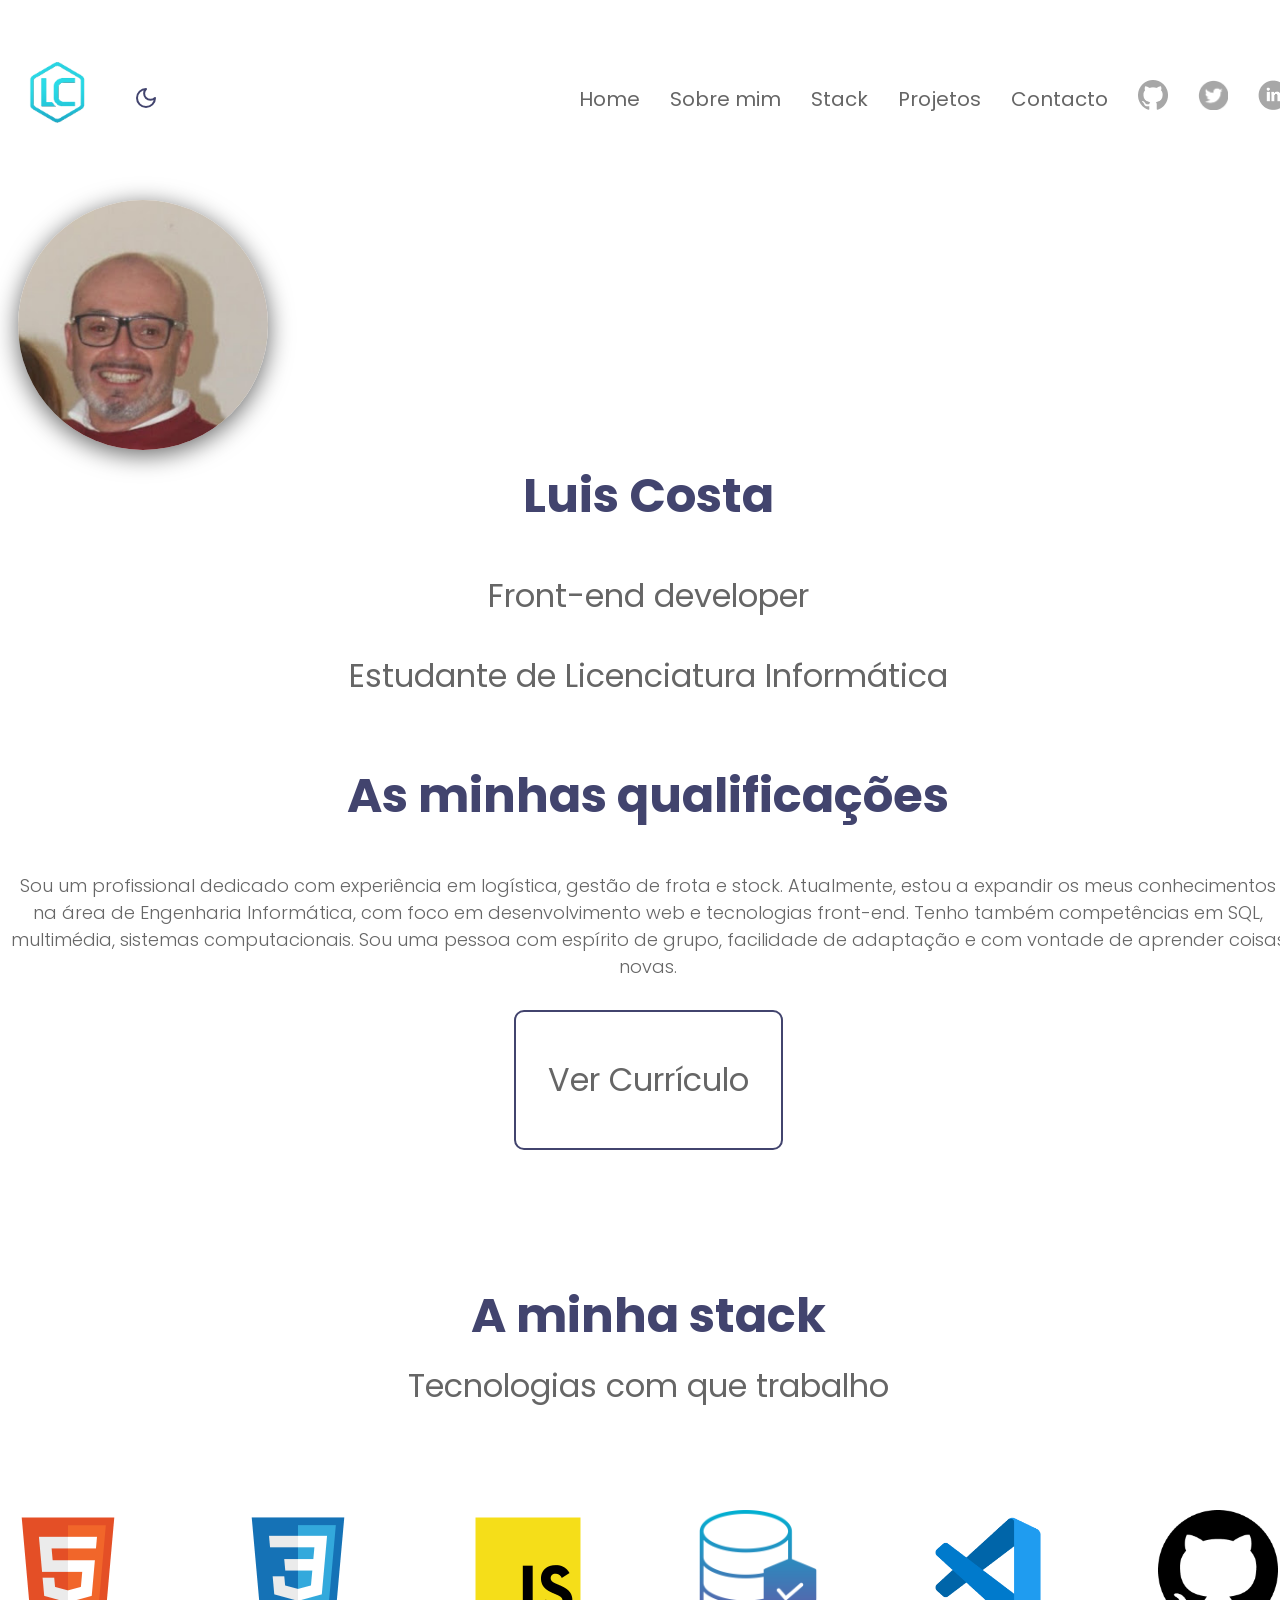
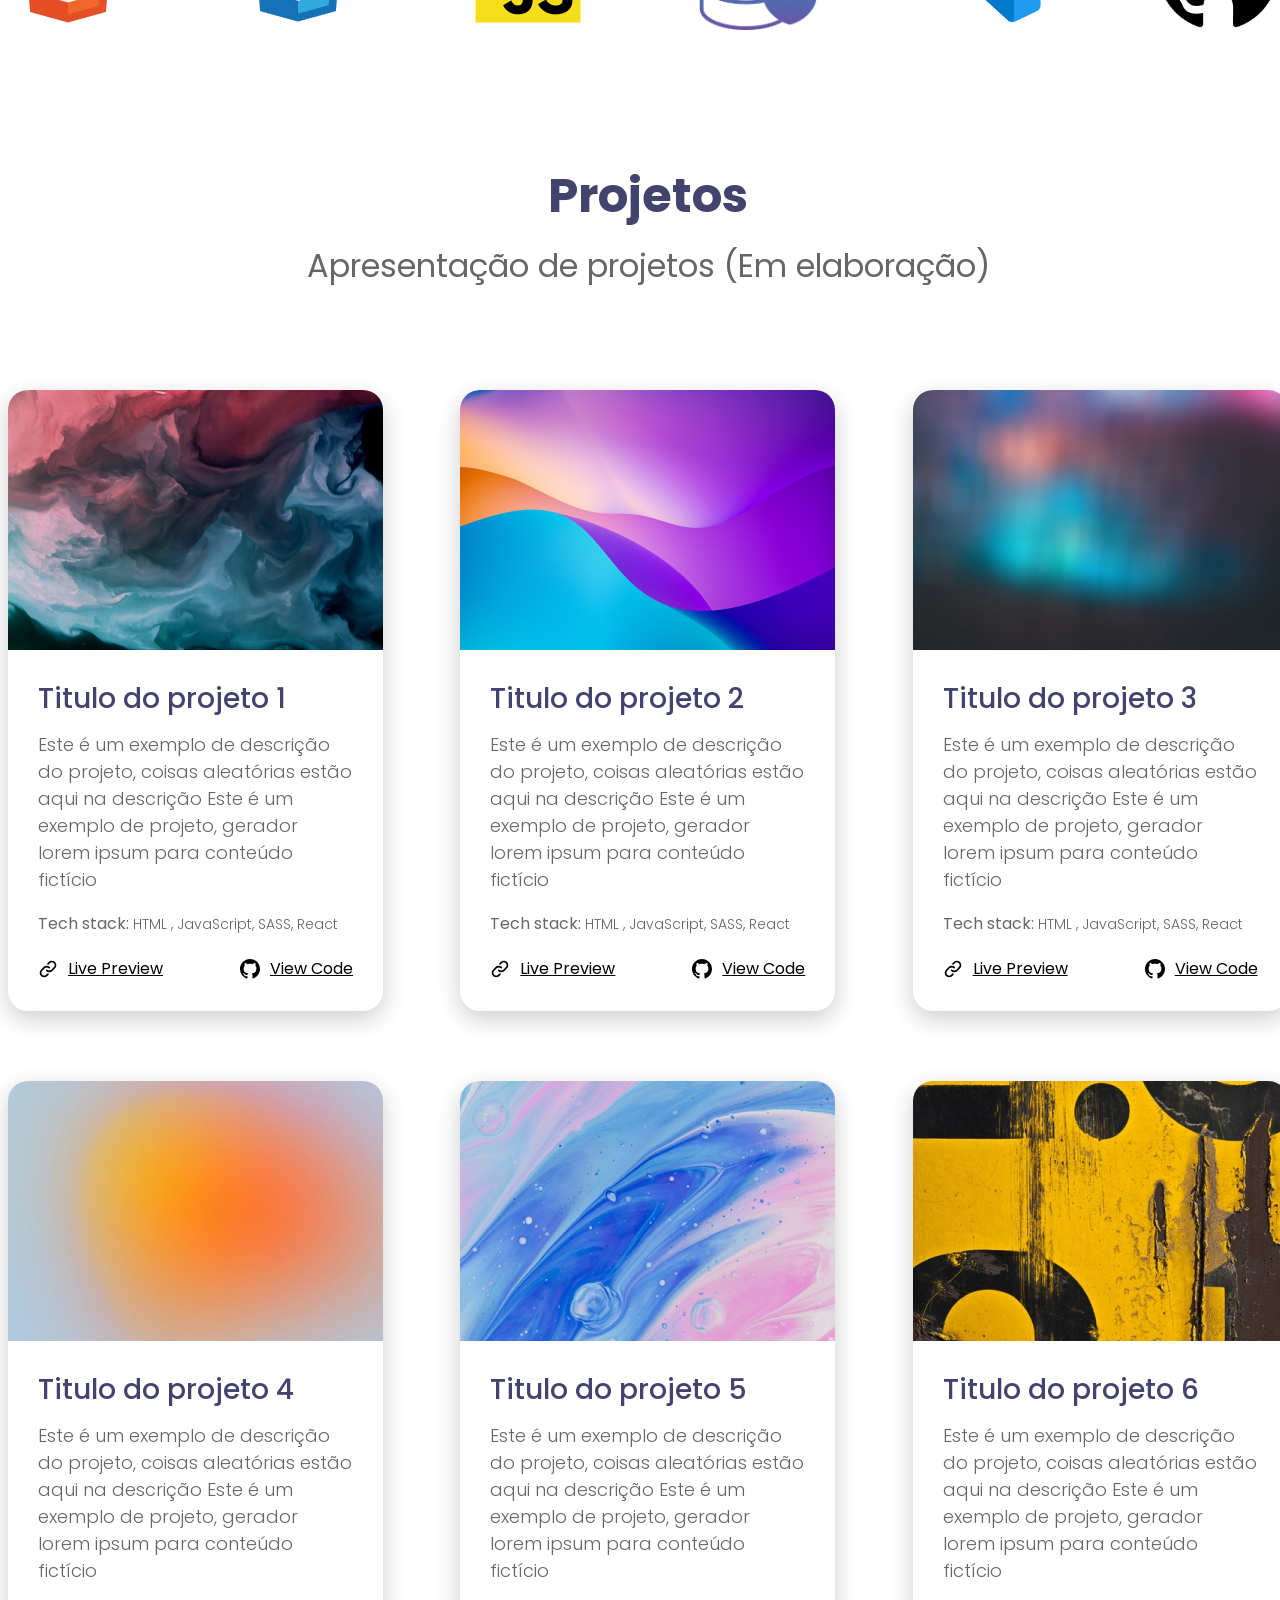
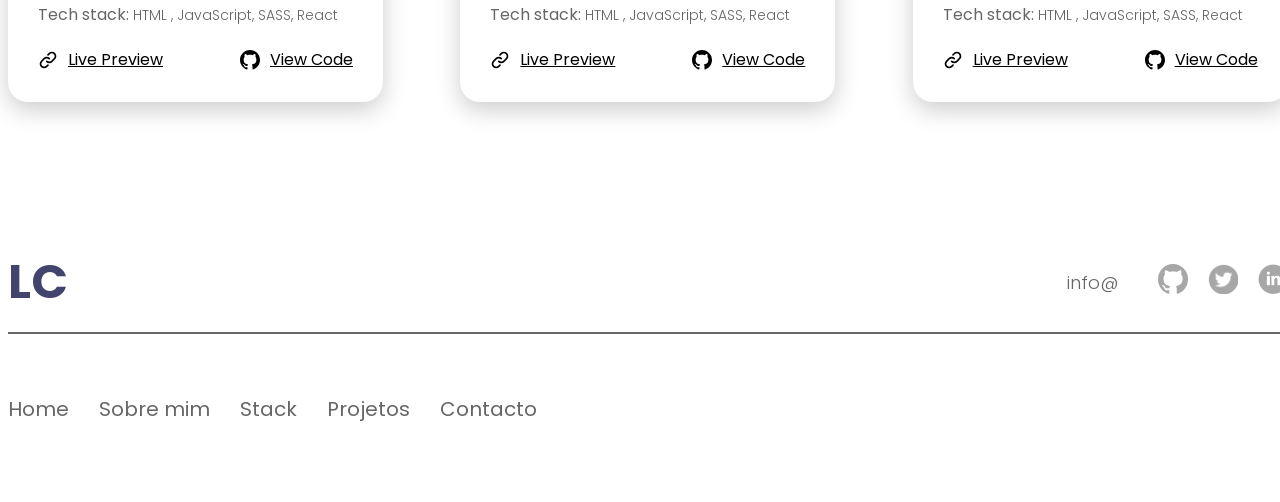
<file: index.html>
<!doctype html>
<html lang="pt" data-theme="light">
  <head>
    <title>Currículo</title>
    <link
      rel="icon"
      type="image/png"
      sizes="57x57"
      href="assets/logos/logo31.png"
    />
    <meta charset="UTF-8" />
    <link rel="preconnect" href="https://fonts.googleapis.com" />
    <link rel="preconnect" href="https://fonts.gstatic.com" crossorigin />
    <link
      href="https://fonts.googleapis.com/css2?family=Poppins:ital,wght@0,100;0,200;0,300;0,400;0,500;0,600;0,700;0,800;0,900;1,100;1,200;1,300;1,400;1,500;1,600;1,700;1,800;1,900&display=swap"
      rel="stylesheet"
    />
    <link rel="stylesheet" href="./assets/css/main.css" />
  </head>
  <body>
    <div class="container">
      <header class="primaryHeader">
        <div class="columnLeft">
          <h2>
            <img src="assets/logos/logo31.png" width="100" height="100" />
          </h2>
          <button id="toggleDarkMode" onclick="toggleDarkMode()">
            <svg
              xmlns="http://www.w3.org/2000/svg"
              width="24"
              height="24"
              viewBox="0 0 24 24"
              fill="none"
              stroke="currentColor"
              stroke-width="2"
              stroke-linecap="round"
              stroke-linejoin="round"
              class="lucide lucide-moon"
            >
              <path d="M12 3a6 6 0 0 0 9 9 9 9 0 1 1-9-9Z" />
            </svg>
          </button>
        </div>
        <div class="columnRight">
          <nav>
            <ul>
              <li>
                <a href="index.html">Home</a>
              </li>
              <li>
                <a href="about.html">Sobre mim</a>
              </li>
              <li>
                <a href="stack.html">Stack</a>
              </li>
              <li>
                <a href="projects.html">Projetos</a>
              </li>
              <li>
                <a href="contact.html">Contacto</a>
              </li>
              <li>
                <a href="https://github.com/LuisMSCosta1971" target="_blank">
                  <img
                    src="assets/images/icon-github.png"
                    alt="icon github"
                    width="30"
                    height="30"
                  />
                </a>
              </li>
              <li>
                <a href="https://x.com/costamluis" target="_blank">
                  <img
                    src="assets/images/icon-twitter.png"
                    alt="icon twitter"
                    width="30"
                    height="30"
                  />
                </a>
              </li>
              <li>
                <a
                  href="https://www.linkedin.com/in/luis-costa-192497217/"
                  target="_blank"
                >
                  <img
                    src="assets/images/icon-linkedin.png"
                    alt="icon linkedin"
                    width="30"
                    height="30"
                  />
                </a>
              </li>
            </ul>
          </nav>
        </div>
      </header>
      <main>
        <section class="sectionBanner">
          <div class="avatar">
            <img
              src="assets/images/meu_avatar.png"
              alt="foto luis costa"
              width="250"
              height="250"
            />
          </div>
          <h2>Luis Costa</h2>
          <h3>Front-end developer</h3>
          <h3>Estudante de Licenciatura Informática</h3>
        </section>
        <section class="cvp">
          <header>
            <h2>As minhas qualificações</h2>
          </header>
          <div class="cvpContent">
            <p>
              Sou um profissional dedicado com experiência em logística, gestão
              de frota e stock. Atualmente, estou a expandir os meus
              conhecimentos na área de Engenharia Informática, com foco em
              desenvolvimento web e tecnologias front-end. Tenho também
              competências em SQL, multimédia, sistemas computacionais. Sou uma
              pessoa com espírito de grupo, facilidade de adaptação e com
              vontade de aprender coisas novas.
            </p>
            <div>
              <a href="curriculo.html" class="btnPrimary" target="_blank">
                <h3>Ver Currículo</h3></a
              >
            </div>
          </div>
        </section>
        <section class="sectionStack">
          <header>
            <h2>A minha stack</h2>
            <h3>Tecnologias com que trabalho</h3>
          </header>
          <div class="stackImagesContainer">
            <img
              src="assets/images/vscode-icons_file-type-html.png"
              alt="html"
              width="120"
            />
            <img
              src="assets/images/vscode-icons_file-type-css.png"
              alt="css"
              width="120"
            />
            <img
              src="assets/images/vscode-icons_file-type-js-official.png"
              alt="js"
              width="120"
            />
            <img src="assets/images/base-de-dados.png" alt="bd" width="120" />

           
            <img
              src="assets/images/vscode-icons_file-type-vscode.png"
              alt="vscode"
              width="120"
            />
            <img
              src="assets/images/akar-icons_github-fill.png"
              alt="github"
              width="120"
              class="imageDark"
            />
            <img
              src="assets/images/akar-icons_github-fill-black.png"
              alt="github-black"
              width="120"
              class="imageLight"
            />
            <!--os dois icones acima estão-se a substituir um ao outro quando muda o modo de cor-->
          </div>
        </section>
        <section class="sectionProjects">
          <header>
            <h2>Projetos</h2>
            <h3>Apresentação de projetos (Em elaboração)</h3>
          </header>
          <div class="projectsContainer">
            <article class="projectBox">
              <header>
                <img
                  width="375"
                  src="assets/images/project1img.jpg"
                  alt="img1"
                />
              </header>
              <div class="projectContent">
                <h4>Titulo do projeto 1</h4>
                <p>
                  Este é um exemplo de descrição do projeto, coisas aleatórias
                  estão aqui na descrição Este é um exemplo de projeto, gerador
                  lorem ipsum para conteúdo fictício
                </p>
                <small>
                  <strong>Tech stack:</strong>
                  HTML , JavaScript, SASS, React
                </small>
                <div class="projectActions">
                  <div class="linkWithIcon">
                    <svg
                      width="20"
                      height="20"
                      viewBox="0 0 20 20"
                      fill="none"
                      xmlns="http://www.w3.org/2000/svg"
                    >
                      <path
                        d="M11.2867 8.7133C10.6041 8.031 9.67846 7.64771 8.71334 7.64771C7.74821 7.64771 6.82259 8.031 6.14 8.7133L3.56584 11.2866C2.88324 11.9692 2.49976 12.895 2.49976 13.8604C2.49976 14.8257 2.88324 15.7515 3.56584 16.4341C4.24844 17.1167 5.17424 17.5002 6.13959 17.5002C7.10493 17.5002 8.03074 17.1167 8.71334 16.4341L10 15.1475"
                        stroke="black"
                        stroke-width="1.66667"
                        stroke-linecap="round"
                        stroke-linejoin="round"
                      />
                      <path
                        d="M8.71332 11.2867C9.39591 11.969 10.3215 12.3523 11.2867 12.3523C12.2518 12.3523 13.1774 11.969 13.86 11.2867L16.4342 8.71334C17.1168 8.03074 17.5002 7.10493 17.5002 6.13959C17.5002 5.17424 17.1168 4.24844 16.4342 3.56584C15.7516 2.88324 14.8257 2.49976 13.8604 2.49976C12.8951 2.49976 11.9693 2.88324 11.2867 3.56584L9.99998 4.8525"
                        stroke="black"
                        stroke-width="1.66667"
                        stroke-linecap="round"
                        stroke-linejoin="round"
                      />
                    </svg>
                    <a href="#">Live Preview</a>
                  </div>
                  <div class="linkWithIcon">
                    <svg
                      width="20"
                      height="20"
                      viewBox="0 0 20 20"
                      fill="none"
                      xmlns="http://www.w3.org/2000/svg"
                    >
                      <g clip-path="url(#clip0_10_90)">
                        <path
                          fill-rule="evenodd"
                          clip-rule="evenodd"
                          d="M10 0C4.475 0 0 4.475 0 10C0 14.425 2.8625 18.1625 6.8375 19.4875C7.3375 19.575 7.525 19.275 7.525 19.0125C7.525 18.775 7.5125 17.9875 7.5125 17.15C5 17.6125 4.35 16.5375 4.15 15.975C4.0375 15.6875 3.55 14.8 3.125 14.5625C2.775 14.375 2.275 13.9125 3.1125 13.9C3.9 13.8875 4.4625 14.625 4.65 14.925C5.55 16.4375 6.9875 16.0125 7.5625 15.75C7.65 15.1 7.9125 14.6625 8.2 14.4125C5.975 14.1625 3.65 13.3 3.65 9.475C3.65 8.3875 4.0375 7.4875 4.675 6.7875C4.575 6.5375 4.225 5.5125 4.775 4.1375C4.775 4.1375 5.6125 3.875 7.525 5.1625C8.325 4.9375 9.175 4.825 10.025 4.825C10.875 4.825 11.725 4.9375 12.525 5.1625C14.4375 3.8625 15.275 4.1375 15.275 4.1375C15.825 5.5125 15.475 6.5375 15.375 6.7875C16.0125 7.4875 16.4 8.375 16.4 9.475C16.4 13.3125 14.0625 14.1625 11.8375 14.4125C12.2 14.725 12.5125 15.325 12.5125 16.2625C12.5125 17.6 12.5 18.675 12.5 19.0125C12.5 19.275 12.6875 19.5875 13.1875 19.4875C15.1726 18.8173 16.8976 17.5414 18.1197 15.8395C19.3418 14.1375 19.9994 12.0952 20 10C20 4.475 15.525 0 10 0Z"
                          fill="black"
                        />
                      </g>
                      <defs>
                        <clipPath id="clip0_10_90">
                          <rect width="20" height="20" fill="white" />
                        </clipPath>
                      </defs>
                    </svg>
                    <a href="#">View Code</a>
                  </div>
                </div>
              </div>
            </article>
            <article class="projectBox">
              <header>
                <img
                  width="375"
                  src="assets/images/project2img.jpg"
                  alt="img2"
                />
              </header>
              <div class="projectContent">
                <h4>Titulo do projeto 2</h4>
                <p>
                  Este é um exemplo de descrição do projeto, coisas aleatórias
                  estão aqui na descrição Este é um exemplo de projeto, gerador
                  lorem ipsum para conteúdo fictício
                </p>
                <small>
                  <strong>Tech stack:</strong>
                  HTML , JavaScript, SASS, React
                </small>
                <div class="projectActions">
                  <div class="linkWithIcon">
                    <svg
                      width="20"
                      height="20"
                      viewBox="0 0 20 20"
                      fill="none"
                      xmlns="http://www.w3.org/2000/svg"
                    >
                      <path
                        d="M11.2867 8.7133C10.6041 8.031 9.67846 7.64771 8.71334 7.64771C7.74821 7.64771 6.82259 8.031 6.14 8.7133L3.56584 11.2866C2.88324 11.9692 2.49976 12.895 2.49976 13.8604C2.49976 14.8257 2.88324 15.7515 3.56584 16.4341C4.24844 17.1167 5.17424 17.5002 6.13959 17.5002C7.10493 17.5002 8.03074 17.1167 8.71334 16.4341L10 15.1475"
                        stroke="black"
                        stroke-width="1.66667"
                        stroke-linecap="round"
                        stroke-linejoin="round"
                      />
                      <path
                        d="M8.71332 11.2867C9.39591 11.969 10.3215 12.3523 11.2867 12.3523C12.2518 12.3523 13.1774 11.969 13.86 11.2867L16.4342 8.71334C17.1168 8.03074 17.5002 7.10493 17.5002 6.13959C17.5002 5.17424 17.1168 4.24844 16.4342 3.56584C15.7516 2.88324 14.8257 2.49976 13.8604 2.49976C12.8951 2.49976 11.9693 2.88324 11.2867 3.56584L9.99998 4.8525"
                        stroke="black"
                        stroke-width="1.66667"
                        stroke-linecap="round"
                        stroke-linejoin="round"
                      />
                    </svg>
                    <a href="#">Live Preview</a>
                  </div>
                  <div class="linkWithIcon">
                    <svg
                      width="20"
                      height="20"
                      viewBox="0 0 20 20"
                      fill="none"
                      xmlns="http://www.w3.org/2000/svg"
                    >
                      <g clip-path="url(#clip0_10_90)">
                        <path
                          fill-rule="evenodd"
                          clip-rule="evenodd"
                          d="M10 0C4.475 0 0 4.475 0 10C0 14.425 2.8625 18.1625 6.8375 19.4875C7.3375 19.575 7.525 19.275 7.525 19.0125C7.525 18.775 7.5125 17.9875 7.5125 17.15C5 17.6125 4.35 16.5375 4.15 15.975C4.0375 15.6875 3.55 14.8 3.125 14.5625C2.775 14.375 2.275 13.9125 3.1125 13.9C3.9 13.8875 4.4625 14.625 4.65 14.925C5.55 16.4375 6.9875 16.0125 7.5625 15.75C7.65 15.1 7.9125 14.6625 8.2 14.4125C5.975 14.1625 3.65 13.3 3.65 9.475C3.65 8.3875 4.0375 7.4875 4.675 6.7875C4.575 6.5375 4.225 5.5125 4.775 4.1375C4.775 4.1375 5.6125 3.875 7.525 5.1625C8.325 4.9375 9.175 4.825 10.025 4.825C10.875 4.825 11.725 4.9375 12.525 5.1625C14.4375 3.8625 15.275 4.1375 15.275 4.1375C15.825 5.5125 15.475 6.5375 15.375 6.7875C16.0125 7.4875 16.4 8.375 16.4 9.475C16.4 13.3125 14.0625 14.1625 11.8375 14.4125C12.2 14.725 12.5125 15.325 12.5125 16.2625C12.5125 17.6 12.5 18.675 12.5 19.0125C12.5 19.275 12.6875 19.5875 13.1875 19.4875C15.1726 18.8173 16.8976 17.5414 18.1197 15.8395C19.3418 14.1375 19.9994 12.0952 20 10C20 4.475 15.525 0 10 0Z"
                          fill="black"
                        />
                      </g>
                      <defs>
                        <clipPath id="clip0_10_90">
                          <rect width="20" height="20" fill="white" />
                        </clipPath>
                      </defs>
                    </svg>
                    <a href="#">View Code</a>
                  </div>
                </div>
              </div>
            </article>
            <article class="projectBox">
              <header>
                <img
                  width="375"
                  src="assets/images/project3img.jpg"
                  alt="img3"
                />
              </header>
              <div class="projectContent">
                <h4>Titulo do projeto 3</h4>
                <p>
                  Este é um exemplo de descrição do projeto, coisas aleatórias
                  estão aqui na descrição Este é um exemplo de projeto, gerador
                  lorem ipsum para conteúdo fictício
                </p>
                <small>
                  <strong>Tech stack:</strong>
                  HTML , JavaScript, SASS, React
                </small>
                <div class="projectActions">
                  <div class="linkWithIcon">
                    <svg
                      width="20"
                      height="20"
                      viewBox="0 0 20 20"
                      fill="none"
                      xmlns="http://www.w3.org/2000/svg"
                    >
                      <path
                        d="M11.2867 8.7133C10.6041 8.031 9.67846 7.64771 8.71334 7.64771C7.74821 7.64771 6.82259 8.031 6.14 8.7133L3.56584 11.2866C2.88324 11.9692 2.49976 12.895 2.49976 13.8604C2.49976 14.8257 2.88324 15.7515 3.56584 16.4341C4.24844 17.1167 5.17424 17.5002 6.13959 17.5002C7.10493 17.5002 8.03074 17.1167 8.71334 16.4341L10 15.1475"
                        stroke="black"
                        stroke-width="1.66667"
                        stroke-linecap="round"
                        stroke-linejoin="round"
                      />
                      <path
                        d="M8.71332 11.2867C9.39591 11.969 10.3215 12.3523 11.2867 12.3523C12.2518 12.3523 13.1774 11.969 13.86 11.2867L16.4342 8.71334C17.1168 8.03074 17.5002 7.10493 17.5002 6.13959C17.5002 5.17424 17.1168 4.24844 16.4342 3.56584C15.7516 2.88324 14.8257 2.49976 13.8604 2.49976C12.8951 2.49976 11.9693 2.88324 11.2867 3.56584L9.99998 4.8525"
                        stroke="black"
                        stroke-width="1.66667"
                        stroke-linecap="round"
                        stroke-linejoin="round"
                      />
                    </svg>
                    <a href="#">Live Preview</a>
                  </div>
                  <div class="linkWithIcon">
                    <svg
                      width="20"
                      height="20"
                      viewBox="0 0 20 20"
                      fill="none"
                      xmlns="http://www.w3.org/2000/svg"
                    >
                      <g clip-path="url(#clip0_10_90)">
                        <path
                          fill-rule="evenodd"
                          clip-rule="evenodd"
                          d="M10 0C4.475 0 0 4.475 0 10C0 14.425 2.8625 18.1625 6.8375 19.4875C7.3375 19.575 7.525 19.275 7.525 19.0125C7.525 18.775 7.5125 17.9875 7.5125 17.15C5 17.6125 4.35 16.5375 4.15 15.975C4.0375 15.6875 3.55 14.8 3.125 14.5625C2.775 14.375 2.275 13.9125 3.1125 13.9C3.9 13.8875 4.4625 14.625 4.65 14.925C5.55 16.4375 6.9875 16.0125 7.5625 15.75C7.65 15.1 7.9125 14.6625 8.2 14.4125C5.975 14.1625 3.65 13.3 3.65 9.475C3.65 8.3875 4.0375 7.4875 4.675 6.7875C4.575 6.5375 4.225 5.5125 4.775 4.1375C4.775 4.1375 5.6125 3.875 7.525 5.1625C8.325 4.9375 9.175 4.825 10.025 4.825C10.875 4.825 11.725 4.9375 12.525 5.1625C14.4375 3.8625 15.275 4.1375 15.275 4.1375C15.825 5.5125 15.475 6.5375 15.375 6.7875C16.0125 7.4875 16.4 8.375 16.4 9.475C16.4 13.3125 14.0625 14.1625 11.8375 14.4125C12.2 14.725 12.5125 15.325 12.5125 16.2625C12.5125 17.6 12.5 18.675 12.5 19.0125C12.5 19.275 12.6875 19.5875 13.1875 19.4875C15.1726 18.8173 16.8976 17.5414 18.1197 15.8395C19.3418 14.1375 19.9994 12.0952 20 10C20 4.475 15.525 0 10 0Z"
                          fill="black"
                        />
                      </g>
                      <defs>
                        <clipPath id="clip0_10_90">
                          <rect width="20" height="20" fill="white" />
                        </clipPath>
                      </defs>
                    </svg>
                    <a href="#">View Code</a>
                  </div>
                </div>
              </div>
            </article>
            <article class="projectBox">
              <header>
                <img
                  width="375"
                  src="assets/images/project4img.jpg"
                  alt="img4"
                />
              </header>
              <div class="projectContent">
                <h4>Titulo do projeto 4</h4>
                <p>
                  Este é um exemplo de descrição do projeto, coisas aleatórias
                  estão aqui na descrição Este é um exemplo de projeto, gerador
                  lorem ipsum para conteúdo fictício
                </p>
                <small>
                  <strong>Tech stack:</strong>
                  HTML , JavaScript, SASS, React
                </small>
                <div class="projectActions">
                  <div class="linkWithIcon">
                    <svg
                      width="20"
                      height="20"
                      viewBox="0 0 20 20"
                      fill="none"
                      xmlns="http://www.w3.org/2000/svg"
                    >
                      <path
                        d="M11.2867 8.7133C10.6041 8.031 9.67846 7.64771 8.71334 7.64771C7.74821 7.64771 6.82259 8.031 6.14 8.7133L3.56584 11.2866C2.88324 11.9692 2.49976 12.895 2.49976 13.8604C2.49976 14.8257 2.88324 15.7515 3.56584 16.4341C4.24844 17.1167 5.17424 17.5002 6.13959 17.5002C7.10493 17.5002 8.03074 17.1167 8.71334 16.4341L10 15.1475"
                        stroke="black"
                        stroke-width="1.66667"
                        stroke-linecap="round"
                        stroke-linejoin="round"
                      />
                      <path
                        d="M8.71332 11.2867C9.39591 11.969 10.3215 12.3523 11.2867 12.3523C12.2518 12.3523 13.1774 11.969 13.86 11.2867L16.4342 8.71334C17.1168 8.03074 17.5002 7.10493 17.5002 6.13959C17.5002 5.17424 17.1168 4.24844 16.4342 3.56584C15.7516 2.88324 14.8257 2.49976 13.8604 2.49976C12.8951 2.49976 11.9693 2.88324 11.2867 3.56584L9.99998 4.8525"
                        stroke="black"
                        stroke-width="1.66667"
                        stroke-linecap="round"
                        stroke-linejoin="round"
                      />
                    </svg>
                    <a href="#">Live Preview</a>
                  </div>
                  <div class="linkWithIcon">
                    <svg
                      width="20"
                      height="20"
                      viewBox="0 0 20 20"
                      fill="none"
                      xmlns="http://www.w3.org/2000/svg"
                    >
                      <g clip-path="url(#clip0_10_90)">
                        <path
                          fill-rule="evenodd"
                          clip-rule="evenodd"
                          d="M10 0C4.475 0 0 4.475 0 10C0 14.425 2.8625 18.1625 6.8375 19.4875C7.3375 19.575 7.525 19.275 7.525 19.0125C7.525 18.775 7.5125 17.9875 7.5125 17.15C5 17.6125 4.35 16.5375 4.15 15.975C4.0375 15.6875 3.55 14.8 3.125 14.5625C2.775 14.375 2.275 13.9125 3.1125 13.9C3.9 13.8875 4.4625 14.625 4.65 14.925C5.55 16.4375 6.9875 16.0125 7.5625 15.75C7.65 15.1 7.9125 14.6625 8.2 14.4125C5.975 14.1625 3.65 13.3 3.65 9.475C3.65 8.3875 4.0375 7.4875 4.675 6.7875C4.575 6.5375 4.225 5.5125 4.775 4.1375C4.775 4.1375 5.6125 3.875 7.525 5.1625C8.325 4.9375 9.175 4.825 10.025 4.825C10.875 4.825 11.725 4.9375 12.525 5.1625C14.4375 3.8625 15.275 4.1375 15.275 4.1375C15.825 5.5125 15.475 6.5375 15.375 6.7875C16.0125 7.4875 16.4 8.375 16.4 9.475C16.4 13.3125 14.0625 14.1625 11.8375 14.4125C12.2 14.725 12.5125 15.325 12.5125 16.2625C12.5125 17.6 12.5 18.675 12.5 19.0125C12.5 19.275 12.6875 19.5875 13.1875 19.4875C15.1726 18.8173 16.8976 17.5414 18.1197 15.8395C19.3418 14.1375 19.9994 12.0952 20 10C20 4.475 15.525 0 10 0Z"
                          fill="black"
                        />
                      </g>
                      <defs>
                        <clipPath id="clip0_10_90">
                          <rect width="20" height="20" fill="white" />
                        </clipPath>
                      </defs>
                    </svg>
                    <a href="#">View Code</a>
                  </div>
                </div>
              </div>
            </article>
            <article class="projectBox">
              <header>
                <img
                  width="375"
                  src="assets/images/project5img.jpg"
                  alt="img5"
                />
              </header>
              <div class="projectContent">
                <h4>Titulo do projeto 5</h4>
                <p>
                  Este é um exemplo de descrição do projeto, coisas aleatórias
                  estão aqui na descrição Este é um exemplo de projeto, gerador
                  lorem ipsum para conteúdo fictício
                </p>
                <small>
                  <strong>Tech stack:</strong>
                  HTML , JavaScript, SASS, React
                </small>
                <div class="projectActions">
                  <div class="linkWithIcon">
                    <svg
                      width="20"
                      height="20"
                      viewBox="0 0 20 20"
                      fill="none"
                      xmlns="http://www.w3.org/2000/svg"
                    >
                      <path
                        d="M11.2867 8.7133C10.6041 8.031 9.67846 7.64771 8.71334 7.64771C7.74821 7.64771 6.82259 8.031 6.14 8.7133L3.56584 11.2866C2.88324 11.9692 2.49976 12.895 2.49976 13.8604C2.49976 14.8257 2.88324 15.7515 3.56584 16.4341C4.24844 17.1167 5.17424 17.5002 6.13959 17.5002C7.10493 17.5002 8.03074 17.1167 8.71334 16.4341L10 15.1475"
                        stroke="black"
                        stroke-width="1.66667"
                        stroke-linecap="round"
                        stroke-linejoin="round"
                      />
                      <path
                        d="M8.71332 11.2867C9.39591 11.969 10.3215 12.3523 11.2867 12.3523C12.2518 12.3523 13.1774 11.969 13.86 11.2867L16.4342 8.71334C17.1168 8.03074 17.5002 7.10493 17.5002 6.13959C17.5002 5.17424 17.1168 4.24844 16.4342 3.56584C15.7516 2.88324 14.8257 2.49976 13.8604 2.49976C12.8951 2.49976 11.9693 2.88324 11.2867 3.56584L9.99998 4.8525"
                        stroke="black"
                        stroke-width="1.66667"
                        stroke-linecap="round"
                        stroke-linejoin="round"
                      />
                    </svg>
                    <a href="#">Live Preview</a>
                  </div>
                  <div class="linkWithIcon">
                    <svg
                      width="20"
                      height="20"
                      viewBox="0 0 20 20"
                      fill="none"
                      xmlns="http://www.w3.org/2000/svg"
                    >
                      <g clip-path="url(#clip0_10_90)">
                        <path
                          fill-rule="evenodd"
                          clip-rule="evenodd"
                          d="M10 0C4.475 0 0 4.475 0 10C0 14.425 2.8625 18.1625 6.8375 19.4875C7.3375 19.575 7.525 19.275 7.525 19.0125C7.525 18.775 7.5125 17.9875 7.5125 17.15C5 17.6125 4.35 16.5375 4.15 15.975C4.0375 15.6875 3.55 14.8 3.125 14.5625C2.775 14.375 2.275 13.9125 3.1125 13.9C3.9 13.8875 4.4625 14.625 4.65 14.925C5.55 16.4375 6.9875 16.0125 7.5625 15.75C7.65 15.1 7.9125 14.6625 8.2 14.4125C5.975 14.1625 3.65 13.3 3.65 9.475C3.65 8.3875 4.0375 7.4875 4.675 6.7875C4.575 6.5375 4.225 5.5125 4.775 4.1375C4.775 4.1375 5.6125 3.875 7.525 5.1625C8.325 4.9375 9.175 4.825 10.025 4.825C10.875 4.825 11.725 4.9375 12.525 5.1625C14.4375 3.8625 15.275 4.1375 15.275 4.1375C15.825 5.5125 15.475 6.5375 15.375 6.7875C16.0125 7.4875 16.4 8.375 16.4 9.475C16.4 13.3125 14.0625 14.1625 11.8375 14.4125C12.2 14.725 12.5125 15.325 12.5125 16.2625C12.5125 17.6 12.5 18.675 12.5 19.0125C12.5 19.275 12.6875 19.5875 13.1875 19.4875C15.1726 18.8173 16.8976 17.5414 18.1197 15.8395C19.3418 14.1375 19.9994 12.0952 20 10C20 4.475 15.525 0 10 0Z"
                          fill="black"
                        />
                      </g>
                      <defs>
                        <clipPath id="clip0_10_90">
                          <rect width="20" height="20" fill="white" />
                        </clipPath>
                      </defs>
                    </svg>
                    <a href="#">View Code</a>
                  </div>
                </div>
              </div>
            </article>
            <article class="projectBox">
              <header>
                <img
                  width="375"
                  src="assets/images/project6img.jpg"
                  alt="img6"
                />
              </header>
              <div class="projectContent">
                <h4>Titulo do projeto 6</h4>
                <p>
                  Este é um exemplo de descrição do projeto, coisas aleatórias
                  estão aqui na descrição Este é um exemplo de projeto, gerador
                  lorem ipsum para conteúdo fictício
                </p>
                <small>
                  <strong>Tech stack:</strong>
                  HTML , JavaScript, SASS, React
                </small>
                <div class="projectActions">
                  <div class="linkWithIcon">
                    <svg
                      width="20"
                      height="20"
                      viewBox="0 0 20 20"
                      fill="none"
                      xmlns="http://www.w3.org/2000/svg"
                    >
                      <path
                        d="M11.2867 8.7133C10.6041 8.031 9.67846 7.64771 8.71334 7.64771C7.74821 7.64771 6.82259 8.031 6.14 8.7133L3.56584 11.2866C2.88324 11.9692 2.49976 12.895 2.49976 13.8604C2.49976 14.8257 2.88324 15.7515 3.56584 16.4341C4.24844 17.1167 5.17424 17.5002 6.13959 17.5002C7.10493 17.5002 8.03074 17.1167 8.71334 16.4341L10 15.1475"
                        stroke="black"
                        stroke-width="1.66667"
                        stroke-linecap="round"
                        stroke-linejoin="round"
                      />
                      <path
                        d="M8.71332 11.2867C9.39591 11.969 10.3215 12.3523 11.2867 12.3523C12.2518 12.3523 13.1774 11.969 13.86 11.2867L16.4342 8.71334C17.1168 8.03074 17.5002 7.10493 17.5002 6.13959C17.5002 5.17424 17.1168 4.24844 16.4342 3.56584C15.7516 2.88324 14.8257 2.49976 13.8604 2.49976C12.8951 2.49976 11.9693 2.88324 11.2867 3.56584L9.99998 4.8525"
                        stroke="black"
                        stroke-width="1.66667"
                        stroke-linecap="round"
                        stroke-linejoin="round"
                      />
                    </svg>
                    <a href="#">Live Preview</a>
                  </div>
                  <div class="linkWithIcon">
                    <svg
                      width="20"
                      height="20"
                      viewBox="0 0 20 20"
                      fill="none"
                      xmlns="http://www.w3.org/2000/svg"
                    >
                      <g clip-path="url(#clip0_10_90)">
                        <path
                          fill-rule="evenodd"
                          clip-rule="evenodd"
                          d="M10 0C4.475 0 0 4.475 0 10C0 14.425 2.8625 18.1625 6.8375 19.4875C7.3375 19.575 7.525 19.275 7.525 19.0125C7.525 18.775 7.5125 17.9875 7.5125 17.15C5 17.6125 4.35 16.5375 4.15 15.975C4.0375 15.6875 3.55 14.8 3.125 14.5625C2.775 14.375 2.275 13.9125 3.1125 13.9C3.9 13.8875 4.4625 14.625 4.65 14.925C5.55 16.4375 6.9875 16.0125 7.5625 15.75C7.65 15.1 7.9125 14.6625 8.2 14.4125C5.975 14.1625 3.65 13.3 3.65 9.475C3.65 8.3875 4.0375 7.4875 4.675 6.7875C4.575 6.5375 4.225 5.5125 4.775 4.1375C4.775 4.1375 5.6125 3.875 7.525 5.1625C8.325 4.9375 9.175 4.825 10.025 4.825C10.875 4.825 11.725 4.9375 12.525 5.1625C14.4375 3.8625 15.275 4.1375 15.275 4.1375C15.825 5.5125 15.475 6.5375 15.375 6.7875C16.0125 7.4875 16.4 8.375 16.4 9.475C16.4 13.3125 14.0625 14.1625 11.8375 14.4125C12.2 14.725 12.5125 15.325 12.5125 16.2625C12.5125 17.6 12.5 18.675 12.5 19.0125C12.5 19.275 12.6875 19.5875 13.1875 19.4875C15.1726 18.8173 16.8976 17.5414 18.1197 15.8395C19.3418 14.1375 19.9994 12.0952 20 10C20 4.475 15.525 0 10 0Z"
                          fill="black"
                        />
                      </g>
                      <defs>
                        <clipPath id="clip0_10_90">
                          <rect width="20" height="20" fill="white" />
                        </clipPath>
                      </defs>
                    </svg>
                    <a href="#">View Code</a>
                  </div>
                </div>
              </div>
            </article>
          </div>
        </section>
        <footer class="footerWrapper">
          <div class="mainFooter">
            <div class="mainFooterColumn left">
              <h2>LC</h2>
            </div>
            <div class="mainFooterColumn right">
              <div>
                <a href="mailto:luiscosta.developer@gmail.com">info@</a>
              </div>
              <div>
                <ul>
                  <li>
                    <a
                      href="https://github.com/LuisMSCosta1971"
                      target="_blank"
                    >
                      <img
                        src="assets/images/icon-github.png"
                        alt="icon github"
                        width="30"
                        height="30"
                      />
                    </a>
                  </li>
                  <li>
                    <a href="https://x.com/costamluis" target="_blank">
                      <img
                        src="assets/images/icon-twitter.png"
                        alt="icon twitter"
                        width="30"
                        height="30"
                      />
                    </a>
                  </li>
                  <li>
                    <a
                      href="https://www.linkedin.com/in/luis-costa-192497217/"
                      target="_blank"
                    >
                      <img
                        src="assets/images/icon-linkedin.png"
                        alt="icon linkedin"
                        width="30"
                        height="30"
                      />
                    </a>
                  </li>
                </ul>
              </div>
            </div>
          </div>
          <div class="miniFooter">
            <nav>
              <ul>
                <li>
                  <a href="index.html">Home</a>
                </li>
                <li>
                  <a href="about.html">Sobre mim</a>
                </li>
                <li>
                  <a href="stack.html">Stack</a>
                </li>
                <li>
                  <a href="projects.html">Projetos</a>
                </li>
                <li>
                  <a href="contact.html">Contacto</a>
                </li>
              </ul>
            </nav>
          </div>
        </footer>
      </main>
    </div>
    <script src="assets/js/main.js"></script>
  </body>
</html>
</file>
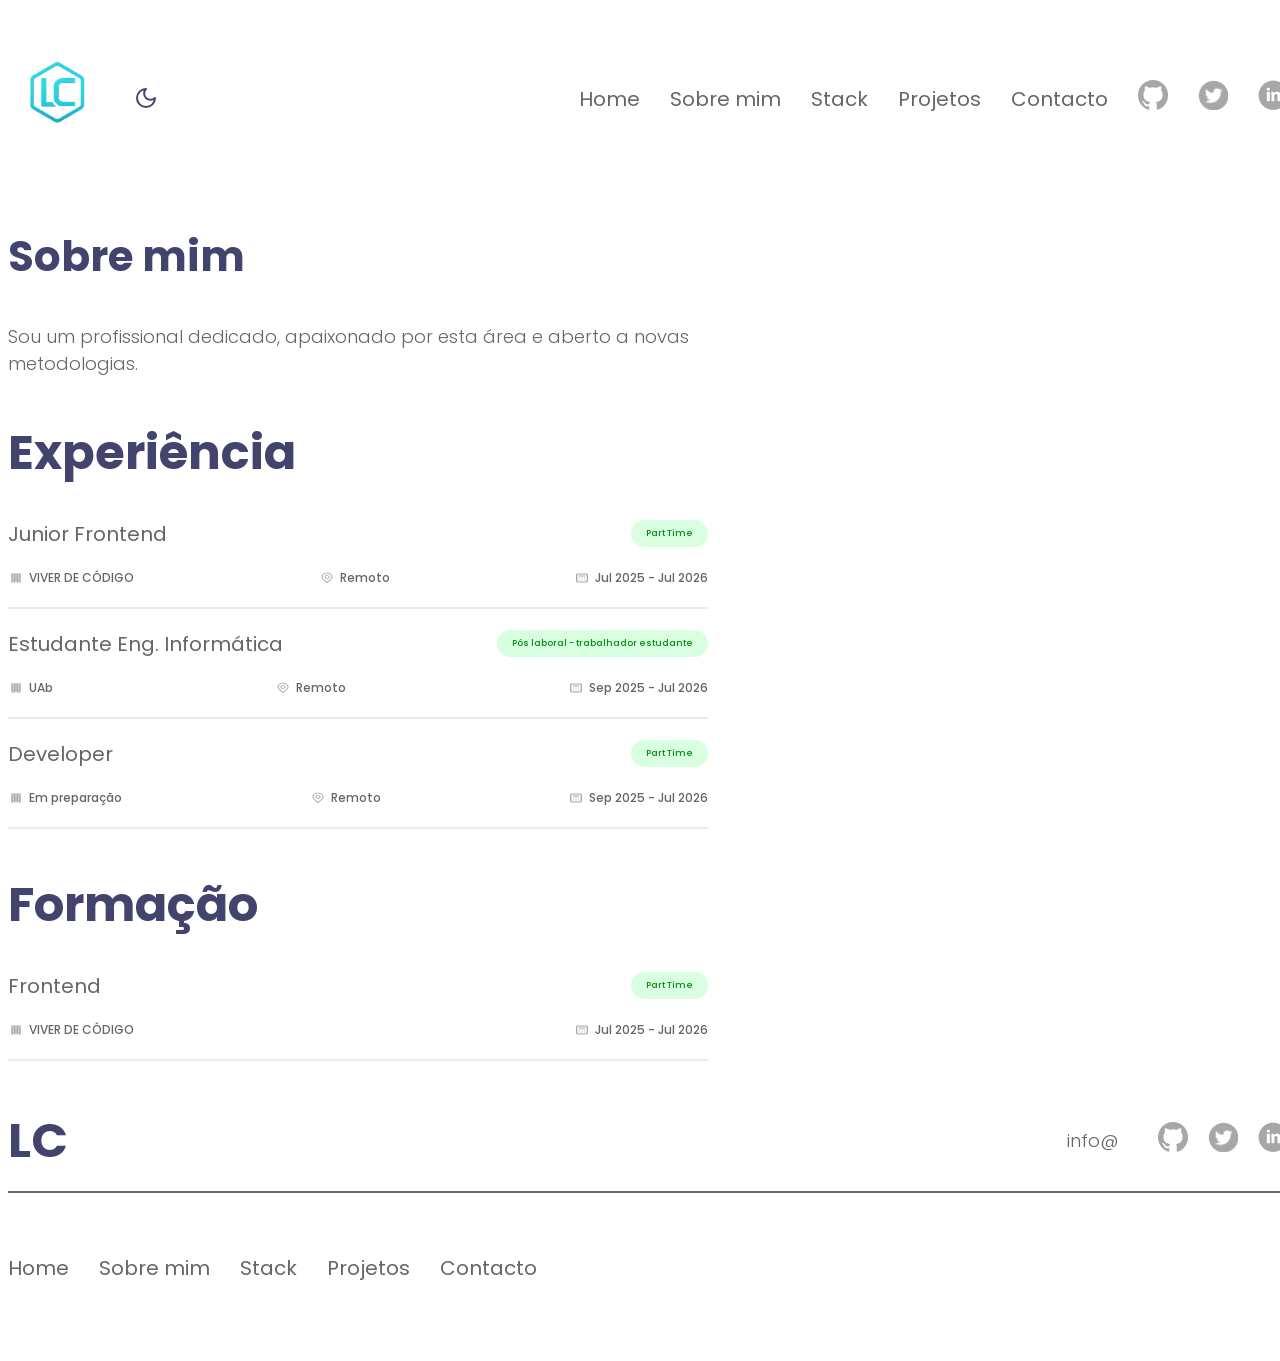
<file: about.html>
<!doctype html>
<html lang="pt" data-theme="light">
  <head>
    <title>Sobre mim</title>
    <link
      rel="icon"
      type="image/png"
      sizes="57x57"
      href="assets/logos/logo31.png"
    />
    <meta charset="UTF-8" />
    <link rel="preconnect" href="https://fonts.googleapis.com" />
    <link rel="preconnect" href="https://fonts.gstatic.com" crossorigin />
    <link
      href="https://fonts.googleapis.com/css2?family=Poppins:ital,wght@0,100;0,200;0,300;0,400;0,500;0,600;0,700;0,800;0,900;1,100;1,200;1,300;1,400;1,500;1,600;1,700;1,800;1,900&display=swap"
      rel="stylesheet"
    />
    <link rel="stylesheet" href="./assets/css/main.css" />
  </head>
  <body class="about-page">
    <div class="container">
      <header class="primaryHeader">
        <div class="columnLeft">
          <h2>
            <img src="assets/logos/logo31.png" width="100" height="100" />
          </h2>

          <button id="toggleDarkMode" onclick="toggleDarkMode()">
            <svg
              xmlns="http://www.w3.org/2000/svg"
              width="24"
              height="24"
              viewBox="0 0 24 24"
              fill="none"
              stroke="currentColor"
              stroke-width="2"
              stroke-linecap="round"
              stroke-linejoin="round"
              class="lucide lucide-moon"
            >
              <path d="M12 3a6 6 0 0 0 9 9 9 9 0 1 1-9-9Z" />
            </svg>
          </button>
        </div>
        <div class="columnRight">
          <nav>
            <ul>
              <li>
                <a href="index.html">Home</a>
              </li>
              <li>
                <a href="about.html">Sobre mim</a>
              </li>
              <li>
                <a href="stack.html">Stack</a>
              </li>
              <li>
                <a href="projects.html">Projetos</a>
              </li>
              <li>
                <a href="contact.html">Contacto</a>
              </li>
              <li>
                <a href="https://github.com/LuisMSCosta1971" target="_blank">
                  <img
                    src="assets/images/icon-github.png"
                    alt="icon github"
                    width="30"
                    height="30"
                  />
                </a>
              </li>
              <li>
                <a href="https://x.com/costamluis" target="_blank">
                  <img
                    src="assets/images/icon-twitter.png"
                    alt="icon twitter"
                    width="30"
                    height="30"
                  />
                </a>
              </li>
              <li>
                <a
                  href="https://www.linkedin.com/in/luis-costa-192497217/"
                  target="_blank"
                >
                  <img
                    src="assets/images/icon-linkedin.png"
                    alt="icon linkedin"
                    width="30"
                    height="30"
                  />
                </a>
              </li>
            </ul>
          </nav>
        </div>
      </header>
      <main>
        <section class="sectionAbout">
          <header>
            <!--CONTEUDO-->
            <h1>Sobre mim</h1>
          </header>
          <p>
            Sou um profissional dedicado, apaixonado por esta área e aberto a
            novas metodologias.
          </p>
        </section>
        <section>
          <header>
            <!--CONTEUDO-->
            <h2>Experiência</h2>
          </header>
          <ul class="expList">
            <li class="expListItem">
              <div class="expFirstLine">
                <div>
                  <h3>Junior Frontend</h3>
                </div>
                <div class="expBadge">Part Time</div>
              </div>
              <div class="expSecondLine">
                <div>
                  <svg
                    width="16"
                    height="12"
                    viewBox="0 0 16 12"
                    fill="none"
                    xmlns="http://www.w3.org/2000/svg"
                  >
                    <path
                      d="M3.33331 1.5V10.5H7.33331V8.75H8.66665V10.5H12.6666V1.5H3.33331ZM4.66665 2.5H5.99998V3.5H4.66665V2.5ZM7.33331 2.5H8.66665V3.5H7.33331V2.5ZM9.99998 2.5H11.3333V3.5H9.99998V2.5ZM4.66665 4.5H5.99998V5.5H4.66665V4.5ZM7.33331 4.5H8.66665V5.5H7.33331V4.5ZM9.99998 4.5H11.3333V5.5H9.99998V4.5ZM4.66665 6.5H5.99998V7.5H4.66665V6.5ZM7.33331 6.5H8.66665V7.5H7.33331V6.5ZM9.99998 6.5H11.3333V7.5H9.99998V6.5ZM4.66665 8.5H5.99998V9.5H4.66665V8.5ZM9.99998 8.5H11.3333V9.5H9.99998V8.5Z"
                      fill="#A7A7A7"
                    />
                  </svg>
                  VIVER DE CÓDIGO
                </div>
                <div>
                  <svg
                    width="16"
                    height="12"
                    viewBox="0 0 16 12"
                    fill="none"
                    xmlns="http://www.w3.org/2000/svg"
                  >
                    <path
                      d="M8 6.75C7.50555 6.75 7.0222 6.64003 6.61108 6.43401C6.19995 6.22798 5.87952 5.93514 5.6903 5.59253C5.50108 5.24992 5.45157 4.87292 5.54804 4.50921C5.6445 4.14549 5.8826 3.8114 6.23223 3.54918C6.58187 3.28695 7.02732 3.10838 7.51228 3.03603C7.99723 2.96368 8.4999 3.00081 8.95671 3.14273C9.41353 3.28464 9.80397 3.52496 10.0787 3.83331C10.3534 4.14165 10.5 4.50416 10.5 4.875C10.4992 5.3721 10.2356 5.84867 9.76689 6.20017C9.29822 6.55167 8.6628 6.74941 8 6.75ZM8 3.75C7.70333 3.75 7.41332 3.81598 7.16665 3.9396C6.91997 4.06321 6.72771 4.23892 6.61418 4.44448C6.50065 4.65005 6.47095 4.87625 6.52882 5.09448C6.5867 5.31271 6.72956 5.51316 6.93934 5.6705C7.14912 5.82783 7.41639 5.93498 7.70737 5.97838C7.99834 6.02179 8.29994 5.99951 8.57403 5.91437C8.84812 5.82922 9.08238 5.68502 9.24721 5.50002C9.41203 5.31501 9.5 5.09751 9.5 4.875C9.4996 4.57672 9.34144 4.29075 9.06022 4.07983C8.779 3.86892 8.3977 3.7503 8 3.75Z"
                      fill="#A7A7A7"
                    />
                    <path
                      d="M8.00001 11.25L3.78201 7.51912C3.7234 7.4631 3.66539 7.40673 3.60801 7.35C2.8875 6.63817 2.49826 5.76871 2.50001 4.875C2.50001 3.78098 3.07947 2.73177 4.11092 1.95818C5.14237 1.1846 6.54132 0.75 8.00001 0.75C9.4587 0.75 10.8576 1.1846 11.8891 1.95818C12.9205 2.73177 13.5 3.78098 13.5 4.875C13.5018 5.7683 13.1127 6.63737 12.3925 7.34888L12.392 7.35C12.392 7.35 12.242 7.49775 12.2195 7.51763L8.00001 11.25ZM4.40601 6.89813C4.40701 6.89813 4.52301 7.01362 4.54951 7.03837L8.00001 10.0905L11.455 7.03425C11.477 7.01362 11.594 6.89738 11.5945 6.897C12.1831 6.31542 12.5012 5.60514 12.5 4.875C12.5 3.97989 12.0259 3.12145 11.182 2.48851C10.3381 1.85558 9.19348 1.5 8.00001 1.5C6.80653 1.5 5.66194 1.85558 4.81803 2.48851C3.97411 3.12145 3.50001 3.97989 3.50001 4.875C3.49896 5.60559 3.81739 6.31628 4.40651 6.89813H4.40601Z"
                      fill="#A7A7A7"
                    />
                  </svg>
                  Remoto
                </div>
                <div>
                  <svg
                    width="16"
                    height="12"
                    viewBox="0 0 16 12"
                    fill="none"
                    xmlns="http://www.w3.org/2000/svg"
                  >
                    <g clip-path="url(#clip0_22_143)">
                      <path
                        d="M5.33329 6.5C5.15648 6.5 4.98691 6.44732 4.86189 6.35355C4.73686 6.25979 4.66663 6.13261 4.66663 6C4.66663 5.86739 4.73686 5.74021 4.86189 5.64645C4.98691 5.55268 5.15648 5.5 5.33329 5.5C5.5101 5.5 5.67967 5.55268 5.8047 5.64645C5.92972 5.74021 5.99996 5.86739 5.99996 6C5.99996 6.13261 5.92972 6.25979 5.8047 6.35355C5.67967 6.44732 5.5101 6.5 5.33329 6.5ZM5.33329 8.5C5.15648 8.5 4.98691 8.44732 4.86189 8.35355C4.73686 8.25979 4.66663 8.13261 4.66663 8C4.66663 7.86739 4.73686 7.74021 4.86189 7.64645C4.98691 7.55268 5.15648 7.5 5.33329 7.5C5.5101 7.5 5.67967 7.55268 5.8047 7.64645C5.92972 7.74021 5.99996 7.86739 5.99996 8C5.99996 8.13261 5.92972 8.25979 5.8047 8.35355C5.67967 8.44732 5.5101 8.5 5.33329 8.5ZM7.33329 8C7.33329 8.13261 7.40353 8.25979 7.52855 8.35355C7.65358 8.44732 7.82315 8.5 7.99996 8.5C8.17677 8.5 8.34634 8.44732 8.47136 8.35355C8.59639 8.25979 8.66663 8.13261 8.66663 8C8.66663 7.86739 8.59639 7.74021 8.47136 7.64645C8.34634 7.55268 8.17677 7.5 7.99996 7.5C7.82315 7.5 7.65358 7.55268 7.52855 7.64645C7.40353 7.74021 7.33329 7.86739 7.33329 8ZM10.6666 8.5C10.4898 8.5 10.3202 8.44732 10.1952 8.35355C10.0702 8.25979 9.99996 8.13261 9.99996 8C9.99996 7.86739 10.0702 7.74021 10.1952 7.64645C10.3202 7.55268 10.4898 7.5 10.6666 7.5C10.8434 7.5 11.013 7.55268 11.138 7.64645C11.2631 7.74021 11.3333 7.86739 11.3333 8C11.3333 8.13261 11.2631 8.25979 11.138 8.35355C11.013 8.44732 10.8434 8.5 10.6666 8.5ZM7.33329 6C7.33329 6.13261 7.40353 6.25979 7.52855 6.35355C7.65358 6.44732 7.82315 6.5 7.99996 6.5C8.17677 6.5 8.34634 6.44732 8.47136 6.35355C8.59639 6.25979 8.66663 6.13261 8.66663 6C8.66663 5.86739 8.59639 5.74021 8.47136 5.64645C8.34634 5.55268 8.17677 5.5 7.99996 5.5C7.82315 5.5 7.65358 5.55268 7.52855 5.64645C7.40353 5.74021 7.33329 5.86739 7.33329 6ZM10.6666 6.5C10.4898 6.5 10.3202 6.44732 10.1952 6.35355C10.0702 6.25979 9.99996 6.13261 9.99996 6C9.99996 5.86739 10.0702 5.74021 10.1952 5.64645C10.3202 5.55268 10.4898 5.5 10.6666 5.5C10.8434 5.5 11.013 5.55268 11.138 5.64645C11.2631 5.74021 11.3333 5.86739 11.3333 6C11.3333 6.13261 11.2631 6.25979 11.138 6.35355C11.013 6.44732 10.8434 6.5 10.6666 6.5ZM5.33329 3.5C5.15648 3.5 4.98691 3.55268 4.86189 3.64645C4.73686 3.74021 4.66663 3.86739 4.66663 4C4.66663 4.13261 4.73686 4.25979 4.86189 4.35355C4.98691 4.44732 5.15648 4.5 5.33329 4.5H10.6666C10.8434 4.5 11.013 4.44732 11.138 4.35355C11.2631 4.25979 11.3333 4.13261 11.3333 4C11.3333 3.86739 11.2631 3.74021 11.138 3.64645C11.013 3.55268 10.8434 3.5 10.6666 3.5H5.33329Z"
                        fill="#A7A7A7"
                      />
                      <path
                        fill-rule="evenodd"
                        clip-rule="evenodd"
                        d="M4 1.5C3.46957 1.5 2.96086 1.65804 2.58579 1.93934C2.21071 2.22064 2 2.60218 2 3V9C2 9.39782 2.21071 9.77936 2.58579 10.0607C2.96086 10.342 3.46957 10.5 4 10.5H12C12.5304 10.5 13.0391 10.342 13.4142 10.0607C13.7893 9.77936 14 9.39782 14 9V3C14 2.60218 13.7893 2.22064 13.4142 1.93934C13.0391 1.65804 12.5304 1.5 12 1.5H4ZM12 2.5H4C3.82319 2.5 3.65362 2.55268 3.5286 2.64645C3.40357 2.74021 3.33333 2.86739 3.33333 3V9C3.33333 9.13261 3.40357 9.25979 3.5286 9.35355C3.65362 9.44732 3.82319 9.5 4 9.5H12C12.1768 9.5 12.3464 9.44732 12.4714 9.35355C12.5964 9.25979 12.6667 9.13261 12.6667 9V3C12.6667 2.86739 12.5964 2.74021 12.4714 2.64645C12.3464 2.55268 12.1768 2.5 12 2.5Z"
                        fill="#A7A7A7"
                      />
                    </g>
                    <defs>
                      <clipPath id="clip0_22_143">
                        <rect width="16" height="12" fill="white" />
                      </clipPath>
                    </defs>
                  </svg>
                  Jul 2025 - Jul 2026
                </div>
              </div>
            </li>
            <li class="expListItem">
              <div class="expFirstLine">
                <div>
                  <h3>Estudante Eng. Informática</h3>
                </div>
                <div class="expBadge">Pós laboral - trabalhador estudante</div>
              </div>
              <div class="expSecondLine">
                <div>
                  <svg
                    width="16"
                    height="12"
                    viewBox="0 0 16 12"
                    fill="none"
                    xmlns="http://www.w3.org/2000/svg"
                  >
                    <path
                      d="M3.33331 1.5V10.5H7.33331V8.75H8.66665V10.5H12.6666V1.5H3.33331ZM4.66665 2.5H5.99998V3.5H4.66665V2.5ZM7.33331 2.5H8.66665V3.5H7.33331V2.5ZM9.99998 2.5H11.3333V3.5H9.99998V2.5ZM4.66665 4.5H5.99998V5.5H4.66665V4.5ZM7.33331 4.5H8.66665V5.5H7.33331V4.5ZM9.99998 4.5H11.3333V5.5H9.99998V4.5ZM4.66665 6.5H5.99998V7.5H4.66665V6.5ZM7.33331 6.5H8.66665V7.5H7.33331V6.5ZM9.99998 6.5H11.3333V7.5H9.99998V6.5ZM4.66665 8.5H5.99998V9.5H4.66665V8.5ZM9.99998 8.5H11.3333V9.5H9.99998V8.5Z"
                      fill="#A7A7A7"
                    />
                  </svg>
                  UAb
                </div>
                <div>
                  <svg
                    width="16"
                    height="12"
                    viewBox="0 0 16 12"
                    fill="none"
                    xmlns="http://www.w3.org/2000/svg"
                  >
                    <path
                      d="M8 6.75C7.50555 6.75 7.0222 6.64003 6.61108 6.43401C6.19995 6.22798 5.87952 5.93514 5.6903 5.59253C5.50108 5.24992 5.45157 4.87292 5.54804 4.50921C5.6445 4.14549 5.8826 3.8114 6.23223 3.54918C6.58187 3.28695 7.02732 3.10838 7.51228 3.03603C7.99723 2.96368 8.4999 3.00081 8.95671 3.14273C9.41353 3.28464 9.80397 3.52496 10.0787 3.83331C10.3534 4.14165 10.5 4.50416 10.5 4.875C10.4992 5.3721 10.2356 5.84867 9.76689 6.20017C9.29822 6.55167 8.6628 6.74941 8 6.75ZM8 3.75C7.70333 3.75 7.41332 3.81598 7.16665 3.9396C6.91997 4.06321 6.72771 4.23892 6.61418 4.44448C6.50065 4.65005 6.47095 4.87625 6.52882 5.09448C6.5867 5.31271 6.72956 5.51316 6.93934 5.6705C7.14912 5.82783 7.41639 5.93498 7.70737 5.97838C7.99834 6.02179 8.29994 5.99951 8.57403 5.91437C8.84812 5.82922 9.08238 5.68502 9.24721 5.50002C9.41203 5.31501 9.5 5.09751 9.5 4.875C9.4996 4.57672 9.34144 4.29075 9.06022 4.07983C8.779 3.86892 8.3977 3.7503 8 3.75Z"
                      fill="#A7A7A7"
                    />
                    <path
                      d="M8.00001 11.25L3.78201 7.51912C3.7234 7.4631 3.66539 7.40673 3.60801 7.35C2.8875 6.63817 2.49826 5.76871 2.50001 4.875C2.50001 3.78098 3.07947 2.73177 4.11092 1.95818C5.14237 1.1846 6.54132 0.75 8.00001 0.75C9.4587 0.75 10.8576 1.1846 11.8891 1.95818C12.9205 2.73177 13.5 3.78098 13.5 4.875C13.5018 5.7683 13.1127 6.63737 12.3925 7.34888L12.392 7.35C12.392 7.35 12.242 7.49775 12.2195 7.51763L8.00001 11.25ZM4.40601 6.89813C4.40701 6.89813 4.52301 7.01362 4.54951 7.03837L8.00001 10.0905L11.455 7.03425C11.477 7.01362 11.594 6.89738 11.5945 6.897C12.1831 6.31542 12.5012 5.60514 12.5 4.875C12.5 3.97989 12.0259 3.12145 11.182 2.48851C10.3381 1.85558 9.19348 1.5 8.00001 1.5C6.80653 1.5 5.66194 1.85558 4.81803 2.48851C3.97411 3.12145 3.50001 3.97989 3.50001 4.875C3.49896 5.60559 3.81739 6.31628 4.40651 6.89813H4.40601Z"
                      fill="#A7A7A7"
                    />
                  </svg>
                  Remoto
                </div>
                <div>
                  <svg
                    width="16"
                    height="12"
                    viewBox="0 0 16 12"
                    fill="none"
                    xmlns="http://www.w3.org/2000/svg"
                  >
                    <g clip-path="url(#clip0_22_143)">
                      <path
                        d="M5.33329 6.5C5.15648 6.5 4.98691 6.44732 4.86189 6.35355C4.73686 6.25979 4.66663 6.13261 4.66663 6C4.66663 5.86739 4.73686 5.74021 4.86189 5.64645C4.98691 5.55268 5.15648 5.5 5.33329 5.5C5.5101 5.5 5.67967 5.55268 5.8047 5.64645C5.92972 5.74021 5.99996 5.86739 5.99996 6C5.99996 6.13261 5.92972 6.25979 5.8047 6.35355C5.67967 6.44732 5.5101 6.5 5.33329 6.5ZM5.33329 8.5C5.15648 8.5 4.98691 8.44732 4.86189 8.35355C4.73686 8.25979 4.66663 8.13261 4.66663 8C4.66663 7.86739 4.73686 7.74021 4.86189 7.64645C4.98691 7.55268 5.15648 7.5 5.33329 7.5C5.5101 7.5 5.67967 7.55268 5.8047 7.64645C5.92972 7.74021 5.99996 7.86739 5.99996 8C5.99996 8.13261 5.92972 8.25979 5.8047 8.35355C5.67967 8.44732 5.5101 8.5 5.33329 8.5ZM7.33329 8C7.33329 8.13261 7.40353 8.25979 7.52855 8.35355C7.65358 8.44732 7.82315 8.5 7.99996 8.5C8.17677 8.5 8.34634 8.44732 8.47136 8.35355C8.59639 8.25979 8.66663 8.13261 8.66663 8C8.66663 7.86739 8.59639 7.74021 8.47136 7.64645C8.34634 7.55268 8.17677 7.5 7.99996 7.5C7.82315 7.5 7.65358 7.55268 7.52855 7.64645C7.40353 7.74021 7.33329 7.86739 7.33329 8ZM10.6666 8.5C10.4898 8.5 10.3202 8.44732 10.1952 8.35355C10.0702 8.25979 9.99996 8.13261 9.99996 8C9.99996 7.86739 10.0702 7.74021 10.1952 7.64645C10.3202 7.55268 10.4898 7.5 10.6666 7.5C10.8434 7.5 11.013 7.55268 11.138 7.64645C11.2631 7.74021 11.3333 7.86739 11.3333 8C11.3333 8.13261 11.2631 8.25979 11.138 8.35355C11.013 8.44732 10.8434 8.5 10.6666 8.5ZM7.33329 6C7.33329 6.13261 7.40353 6.25979 7.52855 6.35355C7.65358 6.44732 7.82315 6.5 7.99996 6.5C8.17677 6.5 8.34634 6.44732 8.47136 6.35355C8.59639 6.25979 8.66663 6.13261 8.66663 6C8.66663 5.86739 8.59639 5.74021 8.47136 5.64645C8.34634 5.55268 8.17677 5.5 7.99996 5.5C7.82315 5.5 7.65358 5.55268 7.52855 5.64645C7.40353 5.74021 7.33329 5.86739 7.33329 6ZM10.6666 6.5C10.4898 6.5 10.3202 6.44732 10.1952 6.35355C10.0702 6.25979 9.99996 6.13261 9.99996 6C9.99996 5.86739 10.0702 5.74021 10.1952 5.64645C10.3202 5.55268 10.4898 5.5 10.6666 5.5C10.8434 5.5 11.013 5.55268 11.138 5.64645C11.2631 5.74021 11.3333 5.86739 11.3333 6C11.3333 6.13261 11.2631 6.25979 11.138 6.35355C11.013 6.44732 10.8434 6.5 10.6666 6.5ZM5.33329 3.5C5.15648 3.5 4.98691 3.55268 4.86189 3.64645C4.73686 3.74021 4.66663 3.86739 4.66663 4C4.66663 4.13261 4.73686 4.25979 4.86189 4.35355C4.98691 4.44732 5.15648 4.5 5.33329 4.5H10.6666C10.8434 4.5 11.013 4.44732 11.138 4.35355C11.2631 4.25979 11.3333 4.13261 11.3333 4C11.3333 3.86739 11.2631 3.74021 11.138 3.64645C11.013 3.55268 10.8434 3.5 10.6666 3.5H5.33329Z"
                        fill="#A7A7A7"
                      />
                      <path
                        fill-rule="evenodd"
                        clip-rule="evenodd"
                        d="M4 1.5C3.46957 1.5 2.96086 1.65804 2.58579 1.93934C2.21071 2.22064 2 2.60218 2 3V9C2 9.39782 2.21071 9.77936 2.58579 10.0607C2.96086 10.342 3.46957 10.5 4 10.5H12C12.5304 10.5 13.0391 10.342 13.4142 10.0607C13.7893 9.77936 14 9.39782 14 9V3C14 2.60218 13.7893 2.22064 13.4142 1.93934C13.0391 1.65804 12.5304 1.5 12 1.5H4ZM12 2.5H4C3.82319 2.5 3.65362 2.55268 3.5286 2.64645C3.40357 2.74021 3.33333 2.86739 3.33333 3V9C3.33333 9.13261 3.40357 9.25979 3.5286 9.35355C3.65362 9.44732 3.82319 9.5 4 9.5H12C12.1768 9.5 12.3464 9.44732 12.4714 9.35355C12.5964 9.25979 12.6667 9.13261 12.6667 9V3C12.6667 2.86739 12.5964 2.74021 12.4714 2.64645C12.3464 2.55268 12.1768 2.5 12 2.5Z"
                        fill="#A7A7A7"
                      />
                    </g>
                    <defs>
                      <clipPath id="clip0_22_143">
                        <rect width="16" height="12" fill="white" />
                      </clipPath>
                    </defs>
                  </svg>
                  Sep 2025 - Jul 2026
                </div>
              </div>
            </li>
            <li class="expListItem">
              <div class="expFirstLine">
                <div>
                  <h3>Developer</h3>
                </div>
                <div class="expBadge">Part Time</div>
              </div>
              <div class="expSecondLine">
                <div>
                  <svg
                    width="16"
                    height="12"
                    viewBox="0 0 16 12"
                    fill="none"
                    xmlns="http://www.w3.org/2000/svg"
                  >
                    <path
                      d="M3.33331 1.5V10.5H7.33331V8.75H8.66665V10.5H12.6666V1.5H3.33331ZM4.66665 2.5H5.99998V3.5H4.66665V2.5ZM7.33331 2.5H8.66665V3.5H7.33331V2.5ZM9.99998 2.5H11.3333V3.5H9.99998V2.5ZM4.66665 4.5H5.99998V5.5H4.66665V4.5ZM7.33331 4.5H8.66665V5.5H7.33331V4.5ZM9.99998 4.5H11.3333V5.5H9.99998V4.5ZM4.66665 6.5H5.99998V7.5H4.66665V6.5ZM7.33331 6.5H8.66665V7.5H7.33331V6.5ZM9.99998 6.5H11.3333V7.5H9.99998V6.5ZM4.66665 8.5H5.99998V9.5H4.66665V8.5ZM9.99998 8.5H11.3333V9.5H9.99998V8.5Z"
                      fill="#A7A7A7"
                    />
                  </svg>
                  Em preparação
                </div>
                <div>
                  <svg
                    width="16"
                    height="12"
                    viewBox="0 0 16 12"
                    fill="none"
                    xmlns="http://www.w3.org/2000/svg"
                  >
                    <path
                      d="M8 6.75C7.50555 6.75 7.0222 6.64003 6.61108 6.43401C6.19995 6.22798 5.87952 5.93514 5.6903 5.59253C5.50108 5.24992 5.45157 4.87292 5.54804 4.50921C5.6445 4.14549 5.8826 3.8114 6.23223 3.54918C6.58187 3.28695 7.02732 3.10838 7.51228 3.03603C7.99723 2.96368 8.4999 3.00081 8.95671 3.14273C9.41353 3.28464 9.80397 3.52496 10.0787 3.83331C10.3534 4.14165 10.5 4.50416 10.5 4.875C10.4992 5.3721 10.2356 5.84867 9.76689 6.20017C9.29822 6.55167 8.6628 6.74941 8 6.75ZM8 3.75C7.70333 3.75 7.41332 3.81598 7.16665 3.9396C6.91997 4.06321 6.72771 4.23892 6.61418 4.44448C6.50065 4.65005 6.47095 4.87625 6.52882 5.09448C6.5867 5.31271 6.72956 5.51316 6.93934 5.6705C7.14912 5.82783 7.41639 5.93498 7.70737 5.97838C7.99834 6.02179 8.29994 5.99951 8.57403 5.91437C8.84812 5.82922 9.08238 5.68502 9.24721 5.50002C9.41203 5.31501 9.5 5.09751 9.5 4.875C9.4996 4.57672 9.34144 4.29075 9.06022 4.07983C8.779 3.86892 8.3977 3.7503 8 3.75Z"
                      fill="#A7A7A7"
                    />
                    <path
                      d="M8.00001 11.25L3.78201 7.51912C3.7234 7.4631 3.66539 7.40673 3.60801 7.35C2.8875 6.63817 2.49826 5.76871 2.50001 4.875C2.50001 3.78098 3.07947 2.73177 4.11092 1.95818C5.14237 1.1846 6.54132 0.75 8.00001 0.75C9.4587 0.75 10.8576 1.1846 11.8891 1.95818C12.9205 2.73177 13.5 3.78098 13.5 4.875C13.5018 5.7683 13.1127 6.63737 12.3925 7.34888L12.392 7.35C12.392 7.35 12.242 7.49775 12.2195 7.51763L8.00001 11.25ZM4.40601 6.89813C4.40701 6.89813 4.52301 7.01362 4.54951 7.03837L8.00001 10.0905L11.455 7.03425C11.477 7.01362 11.594 6.89738 11.5945 6.897C12.1831 6.31542 12.5012 5.60514 12.5 4.875C12.5 3.97989 12.0259 3.12145 11.182 2.48851C10.3381 1.85558 9.19348 1.5 8.00001 1.5C6.80653 1.5 5.66194 1.85558 4.81803 2.48851C3.97411 3.12145 3.50001 3.97989 3.50001 4.875C3.49896 5.60559 3.81739 6.31628 4.40651 6.89813H4.40601Z"
                      fill="#A7A7A7"
                    />
                  </svg>
                  Remoto
                </div>
                <div>
                  <svg
                    width="16"
                    height="12"
                    viewBox="0 0 16 12"
                    fill="none"
                    xmlns="http://www.w3.org/2000/svg"
                  >
                    <g clip-path="url(#clip0_22_143)">
                      <path
                        d="M5.33329 6.5C5.15648 6.5 4.98691 6.44732 4.86189 6.35355C4.73686 6.25979 4.66663 6.13261 4.66663 6C4.66663 5.86739 4.73686 5.74021 4.86189 5.64645C4.98691 5.55268 5.15648 5.5 5.33329 5.5C5.5101 5.5 5.67967 5.55268 5.8047 5.64645C5.92972 5.74021 5.99996 5.86739 5.99996 6C5.99996 6.13261 5.92972 6.25979 5.8047 6.35355C5.67967 6.44732 5.5101 6.5 5.33329 6.5ZM5.33329 8.5C5.15648 8.5 4.98691 8.44732 4.86189 8.35355C4.73686 8.25979 4.66663 8.13261 4.66663 8C4.66663 7.86739 4.73686 7.74021 4.86189 7.64645C4.98691 7.55268 5.15648 7.5 5.33329 7.5C5.5101 7.5 5.67967 7.55268 5.8047 7.64645C5.92972 7.74021 5.99996 7.86739 5.99996 8C5.99996 8.13261 5.92972 8.25979 5.8047 8.35355C5.67967 8.44732 5.5101 8.5 5.33329 8.5ZM7.33329 8C7.33329 8.13261 7.40353 8.25979 7.52855 8.35355C7.65358 8.44732 7.82315 8.5 7.99996 8.5C8.17677 8.5 8.34634 8.44732 8.47136 8.35355C8.59639 8.25979 8.66663 8.13261 8.66663 8C8.66663 7.86739 8.59639 7.74021 8.47136 7.64645C8.34634 7.55268 8.17677 7.5 7.99996 7.5C7.82315 7.5 7.65358 7.55268 7.52855 7.64645C7.40353 7.74021 7.33329 7.86739 7.33329 8ZM10.6666 8.5C10.4898 8.5 10.3202 8.44732 10.1952 8.35355C10.0702 8.25979 9.99996 8.13261 9.99996 8C9.99996 7.86739 10.0702 7.74021 10.1952 7.64645C10.3202 7.55268 10.4898 7.5 10.6666 7.5C10.8434 7.5 11.013 7.55268 11.138 7.64645C11.2631 7.74021 11.3333 7.86739 11.3333 8C11.3333 8.13261 11.2631 8.25979 11.138 8.35355C11.013 8.44732 10.8434 8.5 10.6666 8.5ZM7.33329 6C7.33329 6.13261 7.40353 6.25979 7.52855 6.35355C7.65358 6.44732 7.82315 6.5 7.99996 6.5C8.17677 6.5 8.34634 6.44732 8.47136 6.35355C8.59639 6.25979 8.66663 6.13261 8.66663 6C8.66663 5.86739 8.59639 5.74021 8.47136 5.64645C8.34634 5.55268 8.17677 5.5 7.99996 5.5C7.82315 5.5 7.65358 5.55268 7.52855 5.64645C7.40353 5.74021 7.33329 5.86739 7.33329 6ZM10.6666 6.5C10.4898 6.5 10.3202 6.44732 10.1952 6.35355C10.0702 6.25979 9.99996 6.13261 9.99996 6C9.99996 5.86739 10.0702 5.74021 10.1952 5.64645C10.3202 5.55268 10.4898 5.5 10.6666 5.5C10.8434 5.5 11.013 5.55268 11.138 5.64645C11.2631 5.74021 11.3333 5.86739 11.3333 6C11.3333 6.13261 11.2631 6.25979 11.138 6.35355C11.013 6.44732 10.8434 6.5 10.6666 6.5ZM5.33329 3.5C5.15648 3.5 4.98691 3.55268 4.86189 3.64645C4.73686 3.74021 4.66663 3.86739 4.66663 4C4.66663 4.13261 4.73686 4.25979 4.86189 4.35355C4.98691 4.44732 5.15648 4.5 5.33329 4.5H10.6666C10.8434 4.5 11.013 4.44732 11.138 4.35355C11.2631 4.25979 11.3333 4.13261 11.3333 4C11.3333 3.86739 11.2631 3.74021 11.138 3.64645C11.013 3.55268 10.8434 3.5 10.6666 3.5H5.33329Z"
                        fill="#A7A7A7"
                      />
                      <path
                        fill-rule="evenodd"
                        clip-rule="evenodd"
                        d="M4 1.5C3.46957 1.5 2.96086 1.65804 2.58579 1.93934C2.21071 2.22064 2 2.60218 2 3V9C2 9.39782 2.21071 9.77936 2.58579 10.0607C2.96086 10.342 3.46957 10.5 4 10.5H12C12.5304 10.5 13.0391 10.342 13.4142 10.0607C13.7893 9.77936 14 9.39782 14 9V3C14 2.60218 13.7893 2.22064 13.4142 1.93934C13.0391 1.65804 12.5304 1.5 12 1.5H4ZM12 2.5H4C3.82319 2.5 3.65362 2.55268 3.5286 2.64645C3.40357 2.74021 3.33333 2.86739 3.33333 3V9C3.33333 9.13261 3.40357 9.25979 3.5286 9.35355C3.65362 9.44732 3.82319 9.5 4 9.5H12C12.1768 9.5 12.3464 9.44732 12.4714 9.35355C12.5964 9.25979 12.6667 9.13261 12.6667 9V3C12.6667 2.86739 12.5964 2.74021 12.4714 2.64645C12.3464 2.55268 12.1768 2.5 12 2.5Z"
                        fill="#A7A7A7"
                      />
                    </g>
                    <defs>
                      <clipPath id="clip0_22_143">
                        <rect width="16" height="12" fill="white" />
                      </clipPath>
                    </defs>
                  </svg>
                  Sep 2025 - Jul 2026
                </div>
              </div>
            </li>
          </ul>

          <p></p>
        </section>
        <section>
          <header>
            <!--CONTEUDO-->
            <h2>Formação</h2>
          </header>
          <ul class="expList">
            <li class="expListItem">
              <div class="expFirstLine">
                <div>
                  <h3>Frontend</h3>
                </div>
                <div class="expBadge">Part Time</div>
              </div>
              <div class="expSecondLine">
                <div>
                  <svg
                    width="16"
                    height="12"
                    viewBox="0 0 16 12"
                    fill="none"
                    xmlns="http://www.w3.org/2000/svg"
                  >
                    <path
                      d="M3.33331 1.5V10.5H7.33331V8.75H8.66665V10.5H12.6666V1.5H3.33331ZM4.66665 2.5H5.99998V3.5H4.66665V2.5ZM7.33331 2.5H8.66665V3.5H7.33331V2.5ZM9.99998 2.5H11.3333V3.5H9.99998V2.5ZM4.66665 4.5H5.99998V5.5H4.66665V4.5ZM7.33331 4.5H8.66665V5.5H7.33331V4.5ZM9.99998 4.5H11.3333V5.5H9.99998V4.5ZM4.66665 6.5H5.99998V7.5H4.66665V6.5ZM7.33331 6.5H8.66665V7.5H7.33331V6.5ZM9.99998 6.5H11.3333V7.5H9.99998V6.5ZM4.66665 8.5H5.99998V9.5H4.66665V8.5ZM9.99998 8.5H11.3333V9.5H9.99998V8.5Z"
                      fill="#A7A7A7"
                    />
                  </svg>
                  VIVER DE CÓDIGO
                </div>
                <div></div>
                <div>
                  <svg
                    width="16"
                    height="12"
                    viewBox="0 0 16 12"
                    fill="none"
                    xmlns="http://www.w3.org/2000/svg"
                  >
                    <g clip-path="url(#clip0_22_143)">
                      <path
                        d="M5.33329 6.5C5.15648 6.5 4.98691 6.44732 4.86189 6.35355C4.73686 6.25979 4.66663 6.13261 4.66663 6C4.66663 5.86739 4.73686 5.74021 4.86189 5.64645C4.98691 5.55268 5.15648 5.5 5.33329 5.5C5.5101 5.5 5.67967 5.55268 5.8047 5.64645C5.92972 5.74021 5.99996 5.86739 5.99996 6C5.99996 6.13261 5.92972 6.25979 5.8047 6.35355C5.67967 6.44732 5.5101 6.5 5.33329 6.5ZM5.33329 8.5C5.15648 8.5 4.98691 8.44732 4.86189 8.35355C4.73686 8.25979 4.66663 8.13261 4.66663 8C4.66663 7.86739 4.73686 7.74021 4.86189 7.64645C4.98691 7.55268 5.15648 7.5 5.33329 7.5C5.5101 7.5 5.67967 7.55268 5.8047 7.64645C5.92972 7.74021 5.99996 7.86739 5.99996 8C5.99996 8.13261 5.92972 8.25979 5.8047 8.35355C5.67967 8.44732 5.5101 8.5 5.33329 8.5ZM7.33329 8C7.33329 8.13261 7.40353 8.25979 7.52855 8.35355C7.65358 8.44732 7.82315 8.5 7.99996 8.5C8.17677 8.5 8.34634 8.44732 8.47136 8.35355C8.59639 8.25979 8.66663 8.13261 8.66663 8C8.66663 7.86739 8.59639 7.74021 8.47136 7.64645C8.34634 7.55268 8.17677 7.5 7.99996 7.5C7.82315 7.5 7.65358 7.55268 7.52855 7.64645C7.40353 7.74021 7.33329 7.86739 7.33329 8ZM10.6666 8.5C10.4898 8.5 10.3202 8.44732 10.1952 8.35355C10.0702 8.25979 9.99996 8.13261 9.99996 8C9.99996 7.86739 10.0702 7.74021 10.1952 7.64645C10.3202 7.55268 10.4898 7.5 10.6666 7.5C10.8434 7.5 11.013 7.55268 11.138 7.64645C11.2631 7.74021 11.3333 7.86739 11.3333 8C11.3333 8.13261 11.2631 8.25979 11.138 8.35355C11.013 8.44732 10.8434 8.5 10.6666 8.5ZM7.33329 6C7.33329 6.13261 7.40353 6.25979 7.52855 6.35355C7.65358 6.44732 7.82315 6.5 7.99996 6.5C8.17677 6.5 8.34634 6.44732 8.47136 6.35355C8.59639 6.25979 8.66663 6.13261 8.66663 6C8.66663 5.86739 8.59639 5.74021 8.47136 5.64645C8.34634 5.55268 8.17677 5.5 7.99996 5.5C7.82315 5.5 7.65358 5.55268 7.52855 5.64645C7.40353 5.74021 7.33329 5.86739 7.33329 6ZM10.6666 6.5C10.4898 6.5 10.3202 6.44732 10.1952 6.35355C10.0702 6.25979 9.99996 6.13261 9.99996 6C9.99996 5.86739 10.0702 5.74021 10.1952 5.64645C10.3202 5.55268 10.4898 5.5 10.6666 5.5C10.8434 5.5 11.013 5.55268 11.138 5.64645C11.2631 5.74021 11.3333 5.86739 11.3333 6C11.3333 6.13261 11.2631 6.25979 11.138 6.35355C11.013 6.44732 10.8434 6.5 10.6666 6.5ZM5.33329 3.5C5.15648 3.5 4.98691 3.55268 4.86189 3.64645C4.73686 3.74021 4.66663 3.86739 4.66663 4C4.66663 4.13261 4.73686 4.25979 4.86189 4.35355C4.98691 4.44732 5.15648 4.5 5.33329 4.5H10.6666C10.8434 4.5 11.013 4.44732 11.138 4.35355C11.2631 4.25979 11.3333 4.13261 11.3333 4C11.3333 3.86739 11.2631 3.74021 11.138 3.64645C11.013 3.55268 10.8434 3.5 10.6666 3.5H5.33329Z"
                        fill="#A7A7A7"
                      />
                      <path
                        fill-rule="evenodd"
                        clip-rule="evenodd"
                        d="M4 1.5C3.46957 1.5 2.96086 1.65804 2.58579 1.93934C2.21071 2.22064 2 2.60218 2 3V9C2 9.39782 2.21071 9.77936 2.58579 10.0607C2.96086 10.342 3.46957 10.5 4 10.5H12C12.5304 10.5 13.0391 10.342 13.4142 10.0607C13.7893 9.77936 14 9.39782 14 9V3C14 2.60218 13.7893 2.22064 13.4142 1.93934C13.0391 1.65804 12.5304 1.5 12 1.5H4ZM12 2.5H4C3.82319 2.5 3.65362 2.55268 3.5286 2.64645C3.40357 2.74021 3.33333 2.86739 3.33333 3V9C3.33333 9.13261 3.40357 9.25979 3.5286 9.35355C3.65362 9.44732 3.82319 9.5 4 9.5H12C12.1768 9.5 12.3464 9.44732 12.4714 9.35355C12.5964 9.25979 12.6667 9.13261 12.6667 9V3C12.6667 2.86739 12.5964 2.74021 12.4714 2.64645C12.3464 2.55268 12.1768 2.5 12 2.5Z"
                        fill="#A7A7A7"
                      />
                    </g>
                    <defs>
                      <clipPath id="clip0_22_143">
                        <rect width="16" height="12" fill="white" />
                      </clipPath>
                    </defs>
                  </svg>
                  Jul 2025 - Jul 2026
                </div>
              </div>
            </li>
          </ul>

          <p></p>
        </section>
        <footer class="footerWrapper">
          <div class="mainFooter">
            <div class="mainFooterColumn left">
              <h2>LC</h2>
            </div>
            <div class="mainFooterColumn right">
              <div>
                <a href="mailto:luiscosta.developer@gmail.com">info@</a>
              </div>
              <div>
                <ul>
                  <li>
                    <a
                      href="https://github.com/LuisMSCosta1971"
                      target="_blank"
                    >
                      <img
                        src="assets/images/icon-github.png"
                        alt="icon github"
                        width="30"
                        height="30"
                      />
                    </a>
                  </li>
                  <li>
                    <a href="https://x.com/costamluis" target="_blank">
                      <img
                        src="assets/images/icon-twitter.png"
                        alt="icon twitter"
                        width="30"
                        height="30"
                      />
                    </a>
                  </li>
                  <li>
                    <a
                      href="https://www.linkedin.com/in/luis-costa-192497217/"
                      target="_blank"
                    >
                      <img
                        src="assets/images/icon-linkedin.png"
                        alt="icon linkedin"
                        width="30"
                        height="30"
                      />
                    </a>
                  </li>
                </ul>
              </div>
            </div>
          </div>
          <div class="miniFooter">
            <nav>
              <ul>
                <li>
                  <a href="index.html">Home</a>
                </li>
                <li>
                  <a href="about.html">Sobre mim</a>
                </li>
                <li>
                  <a href="stack.html">Stack</a>
                </li>
                <li>
                  <a href="projects.html">Projetos</a>
                </li>
                <li>
                  <a href="contact.html">Contacto</a>
                </li>
              </ul>
            </nav>
          </div>
        </footer>
      </main>
    </div>
    <script src="assets/js/main.js"></script>
  </body>
</html>
</file>
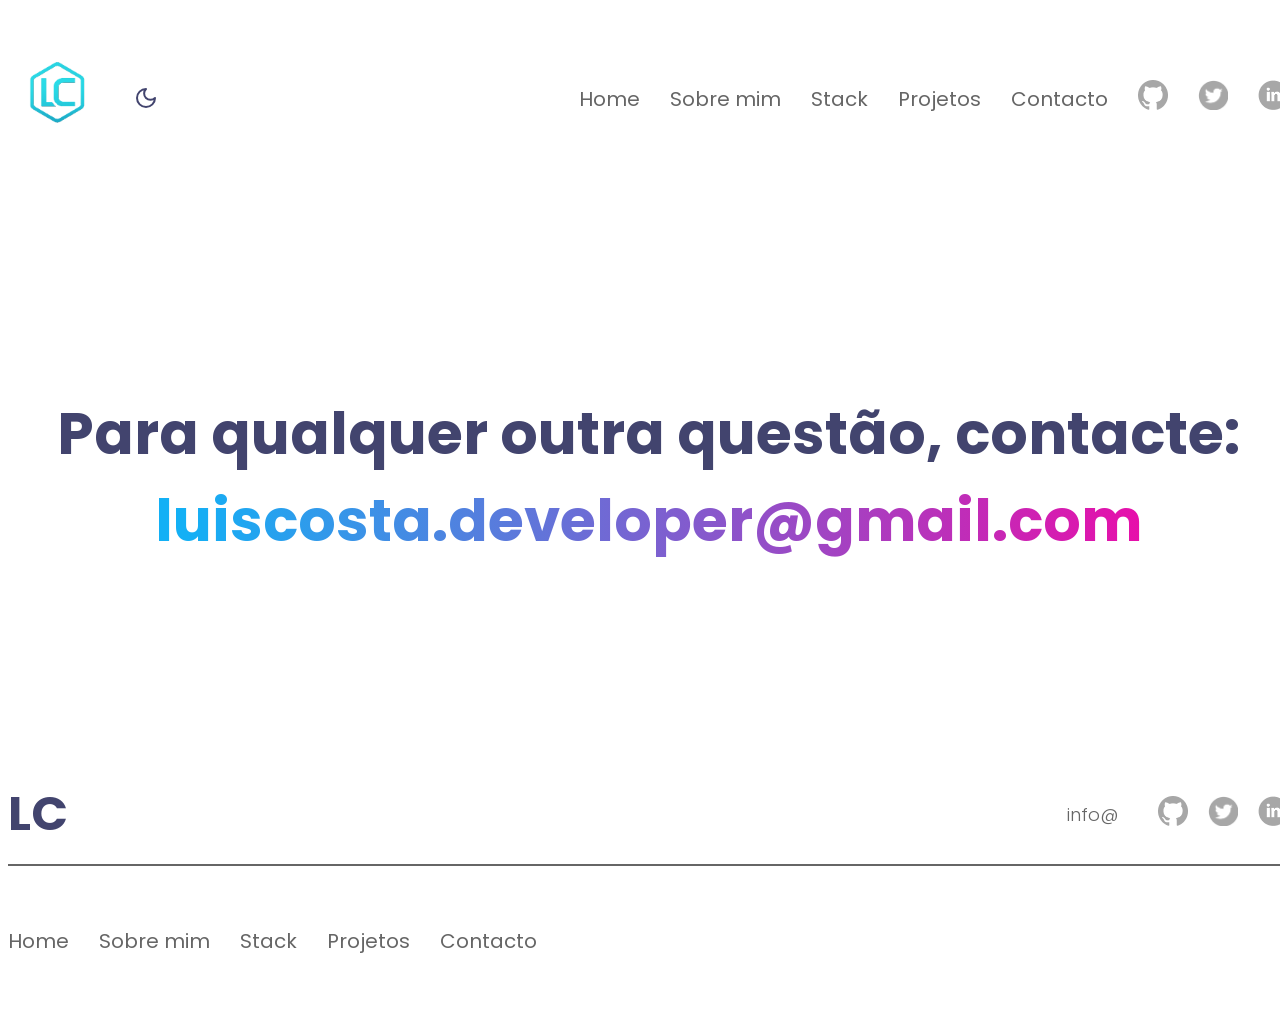
<file: contact.html>
<!doctype html>
<html lang="pt" data-theme="light">
  <head>
    <title>Contacto</title>
    <link
      rel="icon"
      type="image/png"
      sizes="57x57"
      href="assets/logos/logo31.png"
    />
    <meta charset="UTF-8" />
    <link rel="preconnect" href="https://fonts.googleapis.com" />
    <link rel="preconnect" href="https://fonts.gstatic.com" crossorigin />
    <link
      href="https://fonts.googleapis.com/css2?family=Poppins:ital,wght@0,100;0,200;0,300;0,400;0,500;0,600;0,700;0,800;0,900;1,100;1,200;1,300;1,400;1,500;1,600;1,700;1,800;1,900&display=swap"
      rel="stylesheet"
    />
    <link rel="stylesheet" href="./assets/css/main.css" />
  </head>
  <body class="contact-page">
    <div class="container">
      <header class="primaryHeader">
        <div class="columnLeft">
          <h2>
            <img src="assets/logos/logo31.png" width="100" height="100" />
          </h2>
          <button id="toggleDarkMode" onclick="toggleDarkMode()">
            <svg
              xmlns="http://www.w3.org/2000/svg"
              width="24"
              height="24"
              viewBox="0 0 24 24"
              fill="none"
              stroke="currentColor"
              stroke-width="2"
              stroke-linecap="round"
              stroke-linejoin="round"
              class="lucide lucide-moon"
            >
              <path d="M12 3a6 6 0 0 0 9 9 9 9 0 1 1-9-9Z" />
            </svg>
          </button>
        </div>
        <div class="columnRight">
          <nav>
            <ul>
              <li>
                <a href="index.html">Home</a>
              </li>
              <li>
                <a href="about.html">Sobre mim</a>
              </li>
              <li>
                <a href="stack.html">Stack</a>
              </li>
              <li>
                <a href="projects.html">Projetos</a>
              </li>
              <li>
                <a href="contact.html">Contacto</a>
              </li>
              <li>
                <a href="https://github.com/LuisMSCosta1971" target="_blank">
                  <img
                    src="assets/images/icon-github.png"
                    alt="icon github"
                    width="30"
                    height="30"
                  />
                </a>
              </li>
              <li>
                <a href="https://x.com/costamluis" target="_blank">
                  <img
                    src="assets/images/icon-twitter.png"
                    alt="icon twitter"
                    width="30"
                    height="30"
                  />
                </a>
              </li>
              <li>
                <a
                  href="https://www.linkedin.com/in/luis-costa-192497217/"
                  target="_blank"
                >
                  <img
                    src="assets/images/icon-linkedin.png"
                    alt="icon linkedin"
                    width="30"
                    height="30"
                  />
                </a>
              </li>
            </ul>
          </nav>
        </div>
      </header>
      <main>
        <!--CONTEUDO-->
        <section class="sectionContact">
          <header>
            <h1>Para qualquer outra questão, contacte:</h1>
          </header>
          <a class="contentEmail" href="mailto:luiscosta.developer@gmail.com">
            luiscosta.developer@gmail.com
          </a>
        </section>
        <footer class="footerWrapper">
          <div class="mainFooter">
            <div class="mainFooterColumn left">
              <h2>LC</h2>
            </div>
            <div class="mainFooterColumn right">
              <div>
                <a href="mailto:luiscosta.developer@gmail.com">info@</a>
              </div>
              <div>
                <ul>
                  <li>
                    <a
                      href="https://github.com/LuisMSCosta1971"
                      target="_blank"
                    >
                      <img
                        src="assets/images/icon-github.png"
                        alt="icon github"
                        width="30"
                        height="30"
                      />
                    </a>
                  </li>
                  <li>
                    <a href="https://x.com/costamluis" target="_blank">
                      <img
                        src="assets/images/icon-twitter.png"
                        alt="icon twitter"
                        width="30"
                        height="30"
                      />
                    </a>
                  </li>
                  <li>
                    <a
                      href="https://www.linkedin.com/in/luis-costa-192497217/"
                      target="_blank"
                    >
                      <img
                        src="assets/images/icon-linkedin.png"
                        alt="icon linkedin"
                        width="30"
                        height="30"
                      />
                    </a>
                  </li>
                </ul>
              </div>
            </div>
          </div>
          <div class="miniFooter">
            <nav>
              <ul>
                <li>
                  <a href="index.html">Home</a>
                </li>
                <li>
                  <a href="about.html">Sobre mim</a>
                </li>
                <li>
                  <a href="stack.html">Stack</a>
                </li>
                <li>
                  <a href="projects.html">Projetos</a>
                </li>
                <li>
                  <a href="contact.html">Contacto</a>
                </li>
              </ul>
            </nav>
          </div>
        </footer>
      </main>
    </div>
    <script src="assets/js/main.js"></script>
  </body>
</html>
</file>
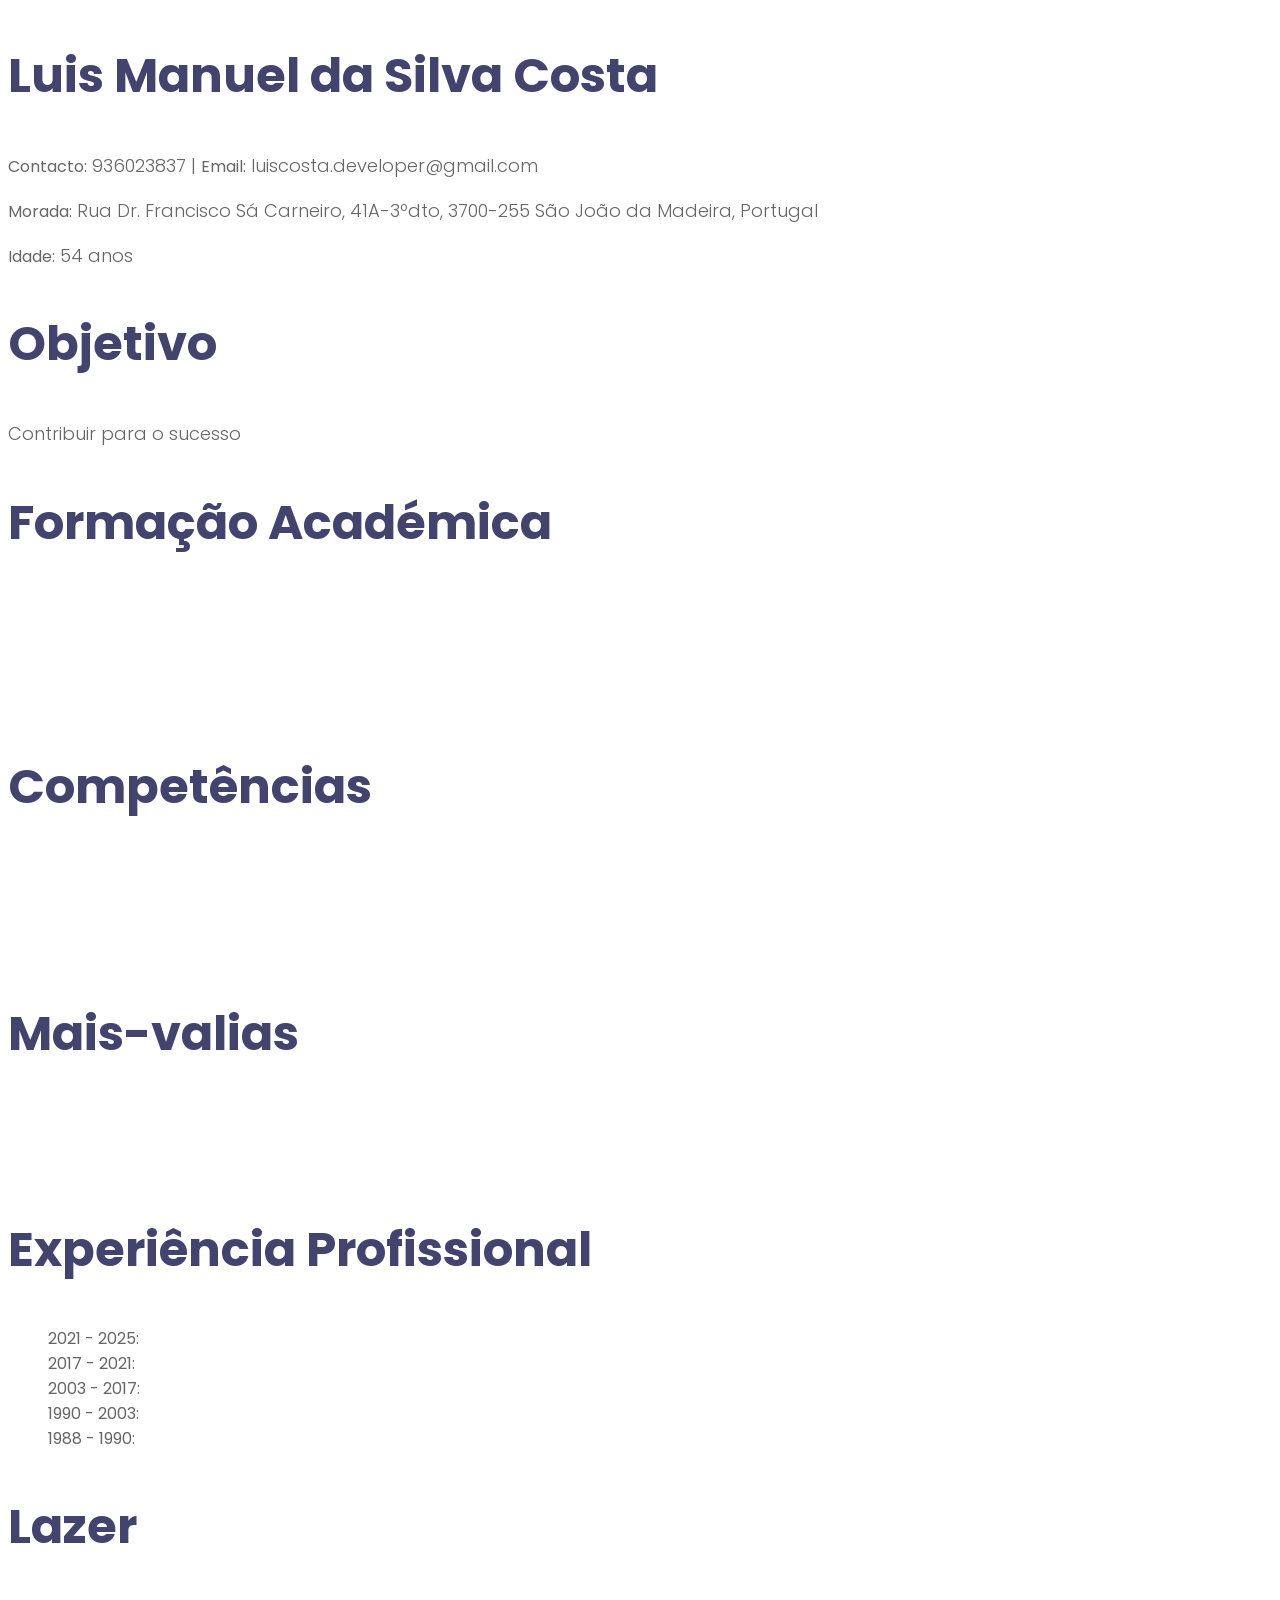
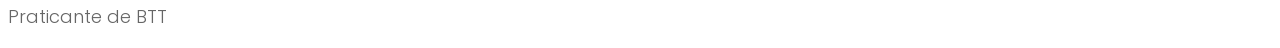
<file: curriculo.html>
<!doctype html>
<html lang="pt" data-theme="light">
  <head>
    <title>Currículo - Luis Costa</title>
    <link
      rel="icon"
      type="image/png"
      sizes="57x57"
      href="assets/logos/logo31.png"
    />
    <meta charset="UTF-8" />
    <meta name="viewport" content="width=device-width, initial-scale=1" />
    <link rel="preconnect" href="https://fonts.googleapis.com" />
    <link rel="preconnect" href="https://fonts.gstatic.com" crossorigin />
    <link
      href="https://fonts.googleapis.com/css2?family=Poppins:ital,wght@0,100;0,200;0,300;0,400;0,500;0,600;0,700;0,800;0,900;1,100;1,200;1,300;1,400;1,500;1,600;1,700;1,800;1,900&display=swap"
      rel="stylesheet"
    />
    <link rel="stylesheet" href="./assets/css/curriculo.css" />
  </head>
  <body>
    <div class="container">
      <h2>Luis Manuel da Silva Costa</h2>
      <p>
        <strong>Contacto:</strong> 936023837 |
        <strong>Email:</strong> luiscosta.developer@gmail.com
      </p>
      <p>
        <strong>Morada:</strong> Rua Dr. Francisco Sá Carneiro, 41A-3ºdto,
        3700-255 São João da Madeira, Portugal
      </p>
      <p><strong>Idade:</strong> 54 anos</p>

      <div class="section">
        <h2>Objetivo</h2>
        <p>Contribuir para o sucesso</p>
      </div>

      <div class="section">
        <h2>Formação Académica</h2>
        <ul>
          <li>12º ano de escolaridade</li>
          <li>Estudante de Engenharia Informática na Universidade Aberta</li>
          <li>Inglês B1 - Instituto de Línguas</li>
          <li>Francês A2</li>
          <li>Espanhol B1</li>
          <li>
            Certificado de Capacidade Profissional para Transporte Rodoviário de
            Mercadorias
          </li>
          <li>Participação em Erasmus+ na Suécia</li>
        </ul>
      </div>

      <div class="section">
        <h2>Competências</h2>
        <ul>
          <li>Base de dados: SQL</li>
          <li>Multimédia</li>
          <li>Sistemas computacionais</li>
          <li>Front-end</li>
          <li>Experiência em logística, gestão de frota e stock</li>
          <li>Carta de condução de ligeiros</li>
        </ul>
      </div>

      <div class="section">
        <h2>Mais-valias</h2>
        <ul>
          <li>Espírito de grupo</li>
          <li>Facilidade de adaptação</li>
          <li>Espírito de iniciativa</li>
          <li>Pró-ativo</li>
        </ul>
      </div>

      <div class="section">
        <h2>Experiência Profissional</h2>
        <ul>
          <li>
            <strong>2021 - 2025:</strong> Logística - Interforma, Divani&Divani,
            Casa Ferreira Móveis
          </li>
          <li>
            <strong>2017 - 2021:</strong> Feira dos Sofás - Implementação de
            procedimentos logísticos
          </li>
          <li>
            <strong>2003 - 2017:</strong> Sócio-gerente - Oega, Lda (Logística e
            distribuição)
          </li>
          <li>
            <strong>1990 - 2003:</strong> Logística - Interforma, Divani&Divani
            (Distribuição e vendas)
          </li>
          <li><strong>1988 - 1990:</strong> Petti - Produção e embalagem</li>
        </ul>
      </div>

      <div class="section">
        <h2>Lazer</h2>
        <p>Praticante de BTT</p>
      </div>
    </div>
    <script src="assets/js/main.js"></script>
  </body>
</html>
</file>
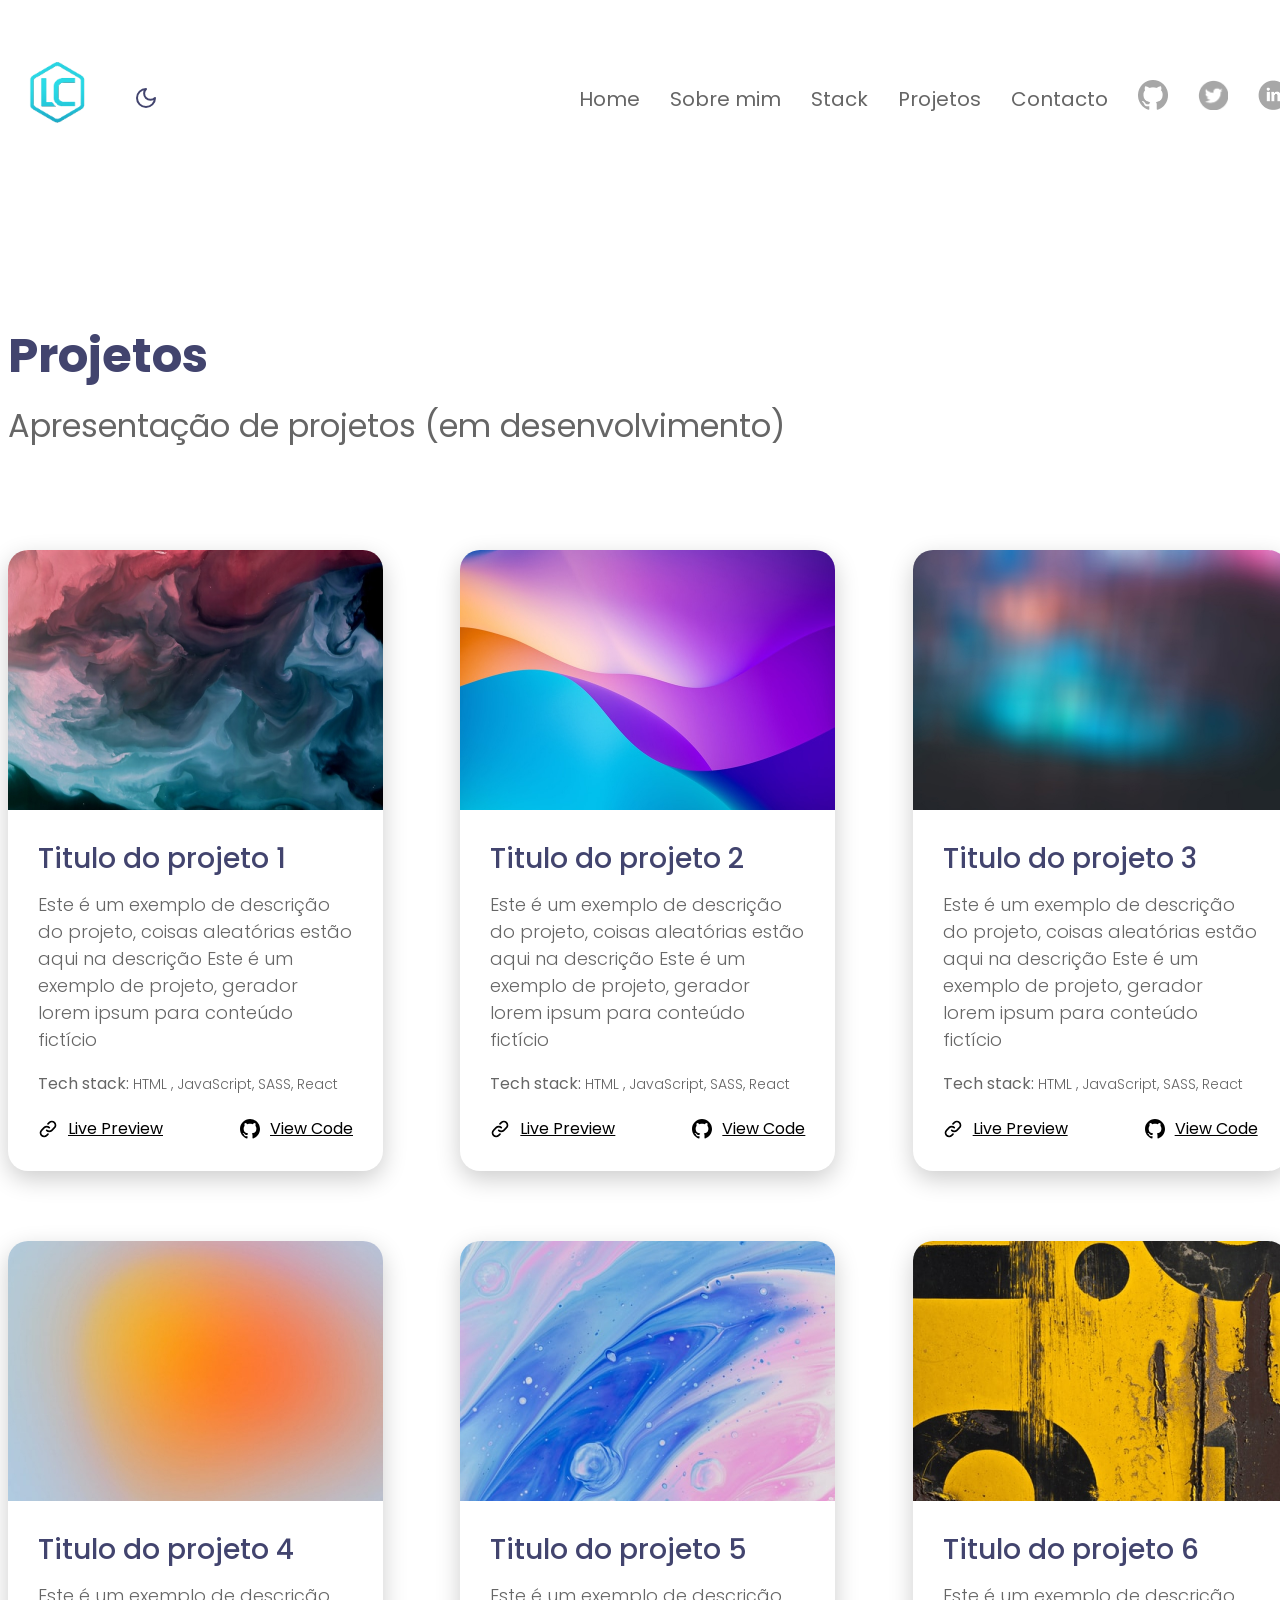
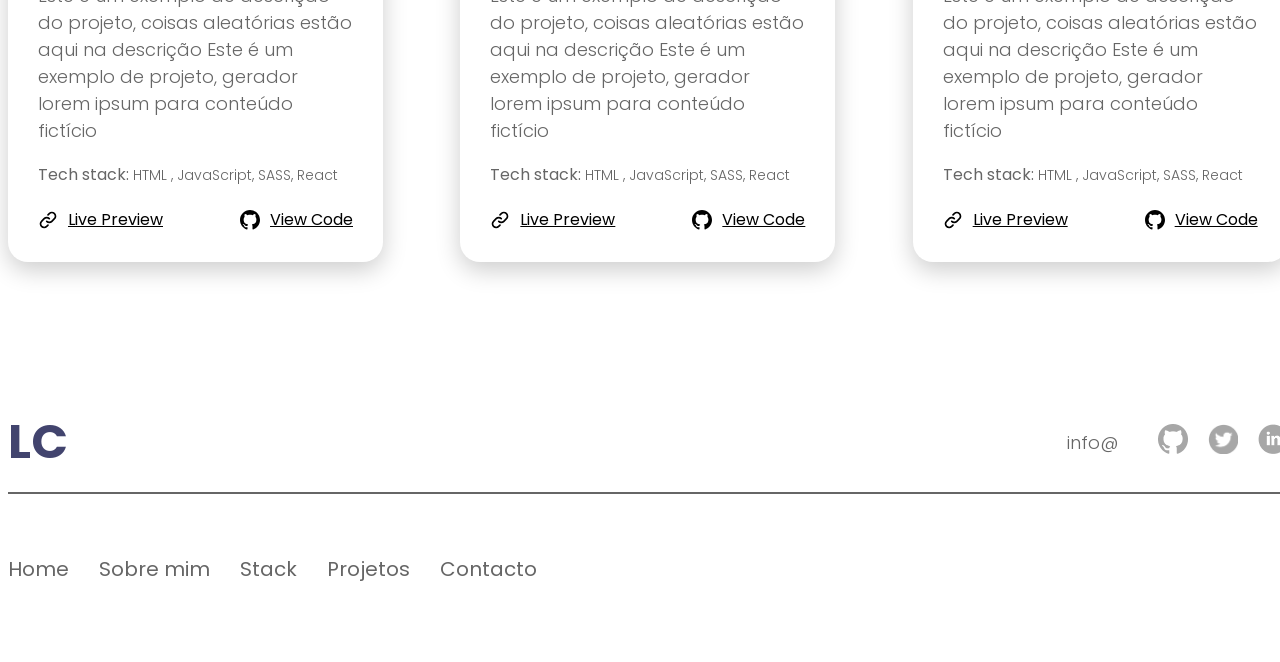
<file: projects.html>
<!doctype html>
<html lang="pt" data-theme="light">
  <head>
    <title>Projetos</title>
    <link
      rel="icon"
      type="image/png"
      sizes="57x57"
      href="assets/logos/logo31.png"
    />
    <meta charset="UTF-8" />
    <link rel="preconnect" href="https://fonts.googleapis.com" />
    <link rel="preconnect" href="https://fonts.gstatic.com" crossorigin />
    <link
      href="https://fonts.googleapis.com/css2?family=Poppins:ital,wght@0,100;0,200;0,300;0,400;0,500;0,600;0,700;0,800;0,900;1,100;1,200;1,300;1,400;1,500;1,600;1,700;1,800;1,900&display=swap"
      rel="stylesheet"
    />
    <link rel="stylesheet" href="./assets/css/main.css" />
  </head>
  <body class="projects-page">
    <div class="container">
      <header class="primaryHeader">
        <div class="columnLeft">
          <h2>
            <img src="assets/logos/logo31.png" width="100" height="100" />
          </h2>
          <button id="toggleDarkMode" onclick="toggleDarkMode()">
            <svg
              xmlns="http://www.w3.org/2000/svg"
              width="24"
              height="24"
              viewBox="0 0 24 24"
              fill="none"
              stroke="currentColor"
              stroke-width="2"
              stroke-linecap="round"
              stroke-linejoin="round"
              class="lucide lucide-moon"
            >
              <path d="M12 3a6 6 0 0 0 9 9 9 9 0 1 1-9-9Z" />
            </svg>
          </button>
        </div>
        <div class="columnRight">
          <nav>
            <ul>
              <li>
                <a href="index.html">Home</a>
              </li>
              <li>
                <a href="about.html">Sobre mim</a>
              </li>
              <li>
                <a href="stack.html">Stack</a>
              </li>
              <li>
                <a href="projects.html">Projetos</a>
              </li>
              <li>
                <a href="contact.html">Contacto</a>
              </li>
              <li>
                <a href="https://github.com/LuisMSCosta1971" target="_blank">
                  <img
                    src="assets/images/icon-github.png"
                    alt="icon github"
                    width="30"
                    height="30"
                  />
                </a>
              </li>
              <li>
                <a href="https://x.com/costamluis" target="_blank">
                  <img
                    src="assets/images/icon-twitter.png"
                    alt="icon twitter"
                    width="30"
                    height="30"
                  />
                </a>
              </li>
              <li>
                <a
                  href="https://www.linkedin.com/in/luis-costa-192497217/"
                  target="_blank"
                >
                  <img
                    src="assets/images/icon-linkedin.png"
                    alt="icon linkedin"
                    width="30"
                    height="30"
                  />
                </a>
              </li>
            </ul>
          </nav>
        </div>
      </header>
      <main>
        <!--CONTEUDO-->
        <section class="sectionProjects">
          <header>
            <h2>Projetos</h2>
            <h3>Apresentação de projetos (em desenvolvimento)</h3>
          </header>
          <div class="projectsContainer">
            <article class="projectBox">
              <header>
                <img
                  width="375"
                  src="assets/images/project1img.jpg"
                  alt="img1"
                />
              </header>
              <div class="projectContent">
                <h4>Titulo do projeto 1</h4>
                <p>
                  Este é um exemplo de descrição do projeto, coisas aleatórias
                  estão aqui na descrição Este é um exemplo de projeto, gerador
                  lorem ipsum para conteúdo fictício
                </p>
                <small>
                  <strong>Tech stack:</strong>
                  HTML , JavaScript, SASS, React
                </small>
                <div class="projectActions">
                  <div class="linkWithIcon">
                    <svg
                      width="20"
                      height="20"
                      viewBox="0 0 20 20"
                      fill="none"
                      xmlns="http://www.w3.org/2000/svg"
                    >
                      <path
                        d="M11.2867 8.7133C10.6041 8.031 9.67846 7.64771 8.71334 7.64771C7.74821 7.64771 6.82259 8.031 6.14 8.7133L3.56584 11.2866C2.88324 11.9692 2.49976 12.895 2.49976 13.8604C2.49976 14.8257 2.88324 15.7515 3.56584 16.4341C4.24844 17.1167 5.17424 17.5002 6.13959 17.5002C7.10493 17.5002 8.03074 17.1167 8.71334 16.4341L10 15.1475"
                        stroke="black"
                        stroke-width="1.66667"
                        stroke-linecap="round"
                        stroke-linejoin="round"
                      />
                      <path
                        d="M8.71332 11.2867C9.39591 11.969 10.3215 12.3523 11.2867 12.3523C12.2518 12.3523 13.1774 11.969 13.86 11.2867L16.4342 8.71334C17.1168 8.03074 17.5002 7.10493 17.5002 6.13959C17.5002 5.17424 17.1168 4.24844 16.4342 3.56584C15.7516 2.88324 14.8257 2.49976 13.8604 2.49976C12.8951 2.49976 11.9693 2.88324 11.2867 3.56584L9.99998 4.8525"
                        stroke="black"
                        stroke-width="1.66667"
                        stroke-linecap="round"
                        stroke-linejoin="round"
                      />
                    </svg>
                    <a href="#">Live Preview</a>
                  </div>
                  <div class="linkWithIcon">
                    <svg
                      width="20"
                      height="20"
                      viewBox="0 0 20 20"
                      fill="none"
                      xmlns="http://www.w3.org/2000/svg"
                    >
                      <g clip-path="url(#clip0_10_90)">
                        <path
                          fill-rule="evenodd"
                          clip-rule="evenodd"
                          d="M10 0C4.475 0 0 4.475 0 10C0 14.425 2.8625 18.1625 6.8375 19.4875C7.3375 19.575 7.525 19.275 7.525 19.0125C7.525 18.775 7.5125 17.9875 7.5125 17.15C5 17.6125 4.35 16.5375 4.15 15.975C4.0375 15.6875 3.55 14.8 3.125 14.5625C2.775 14.375 2.275 13.9125 3.1125 13.9C3.9 13.8875 4.4625 14.625 4.65 14.925C5.55 16.4375 6.9875 16.0125 7.5625 15.75C7.65 15.1 7.9125 14.6625 8.2 14.4125C5.975 14.1625 3.65 13.3 3.65 9.475C3.65 8.3875 4.0375 7.4875 4.675 6.7875C4.575 6.5375 4.225 5.5125 4.775 4.1375C4.775 4.1375 5.6125 3.875 7.525 5.1625C8.325 4.9375 9.175 4.825 10.025 4.825C10.875 4.825 11.725 4.9375 12.525 5.1625C14.4375 3.8625 15.275 4.1375 15.275 4.1375C15.825 5.5125 15.475 6.5375 15.375 6.7875C16.0125 7.4875 16.4 8.375 16.4 9.475C16.4 13.3125 14.0625 14.1625 11.8375 14.4125C12.2 14.725 12.5125 15.325 12.5125 16.2625C12.5125 17.6 12.5 18.675 12.5 19.0125C12.5 19.275 12.6875 19.5875 13.1875 19.4875C15.1726 18.8173 16.8976 17.5414 18.1197 15.8395C19.3418 14.1375 19.9994 12.0952 20 10C20 4.475 15.525 0 10 0Z"
                          fill="black"
                        />
                      </g>
                      <defs>
                        <clipPath id="clip0_10_90">
                          <rect width="20" height="20" fill="white" />
                        </clipPath>
                      </defs>
                    </svg>
                    <a href="#">View Code</a>
                  </div>
                </div>
              </div>
            </article>
            <article class="projectBox">
              <header>
                <img
                  width="375"
                  src="assets/images/project2img.jpg"
                  alt="img2"
                />
              </header>
              <div class="projectContent">
                <h4>Titulo do projeto 2</h4>
                <p>
                  Este é um exemplo de descrição do projeto, coisas aleatórias
                  estão aqui na descrição Este é um exemplo de projeto, gerador
                  lorem ipsum para conteúdo fictício
                </p>
                <small>
                  <strong>Tech stack:</strong>
                  HTML , JavaScript, SASS, React
                </small>
                <div class="projectActions">
                  <div class="linkWithIcon">
                    <svg
                      width="20"
                      height="20"
                      viewBox="0 0 20 20"
                      fill="none"
                      xmlns="http://www.w3.org/2000/svg"
                    >
                      <path
                        d="M11.2867 8.7133C10.6041 8.031 9.67846 7.64771 8.71334 7.64771C7.74821 7.64771 6.82259 8.031 6.14 8.7133L3.56584 11.2866C2.88324 11.9692 2.49976 12.895 2.49976 13.8604C2.49976 14.8257 2.88324 15.7515 3.56584 16.4341C4.24844 17.1167 5.17424 17.5002 6.13959 17.5002C7.10493 17.5002 8.03074 17.1167 8.71334 16.4341L10 15.1475"
                        stroke="black"
                        stroke-width="1.66667"
                        stroke-linecap="round"
                        stroke-linejoin="round"
                      />
                      <path
                        d="M8.71332 11.2867C9.39591 11.969 10.3215 12.3523 11.2867 12.3523C12.2518 12.3523 13.1774 11.969 13.86 11.2867L16.4342 8.71334C17.1168 8.03074 17.5002 7.10493 17.5002 6.13959C17.5002 5.17424 17.1168 4.24844 16.4342 3.56584C15.7516 2.88324 14.8257 2.49976 13.8604 2.49976C12.8951 2.49976 11.9693 2.88324 11.2867 3.56584L9.99998 4.8525"
                        stroke="black"
                        stroke-width="1.66667"
                        stroke-linecap="round"
                        stroke-linejoin="round"
                      />
                    </svg>
                    <a href="#">Live Preview</a>
                  </div>
                  <div class="linkWithIcon">
                    <svg
                      width="20"
                      height="20"
                      viewBox="0 0 20 20"
                      fill="none"
                      xmlns="http://www.w3.org/2000/svg"
                    >
                      <g clip-path="url(#clip0_10_90)">
                        <path
                          fill-rule="evenodd"
                          clip-rule="evenodd"
                          d="M10 0C4.475 0 0 4.475 0 10C0 14.425 2.8625 18.1625 6.8375 19.4875C7.3375 19.575 7.525 19.275 7.525 19.0125C7.525 18.775 7.5125 17.9875 7.5125 17.15C5 17.6125 4.35 16.5375 4.15 15.975C4.0375 15.6875 3.55 14.8 3.125 14.5625C2.775 14.375 2.275 13.9125 3.1125 13.9C3.9 13.8875 4.4625 14.625 4.65 14.925C5.55 16.4375 6.9875 16.0125 7.5625 15.75C7.65 15.1 7.9125 14.6625 8.2 14.4125C5.975 14.1625 3.65 13.3 3.65 9.475C3.65 8.3875 4.0375 7.4875 4.675 6.7875C4.575 6.5375 4.225 5.5125 4.775 4.1375C4.775 4.1375 5.6125 3.875 7.525 5.1625C8.325 4.9375 9.175 4.825 10.025 4.825C10.875 4.825 11.725 4.9375 12.525 5.1625C14.4375 3.8625 15.275 4.1375 15.275 4.1375C15.825 5.5125 15.475 6.5375 15.375 6.7875C16.0125 7.4875 16.4 8.375 16.4 9.475C16.4 13.3125 14.0625 14.1625 11.8375 14.4125C12.2 14.725 12.5125 15.325 12.5125 16.2625C12.5125 17.6 12.5 18.675 12.5 19.0125C12.5 19.275 12.6875 19.5875 13.1875 19.4875C15.1726 18.8173 16.8976 17.5414 18.1197 15.8395C19.3418 14.1375 19.9994 12.0952 20 10C20 4.475 15.525 0 10 0Z"
                          fill="black"
                        />
                      </g>
                      <defs>
                        <clipPath id="clip0_10_90">
                          <rect width="20" height="20" fill="white" />
                        </clipPath>
                      </defs>
                    </svg>
                    <a href="#">View Code</a>
                  </div>
                </div>
              </div>
            </article>
            <article class="projectBox">
              <header>
                <img
                  width="375"
                  src="assets/images/project3img.jpg"
                  alt="img3"
                />
              </header>
              <div class="projectContent">
                <h4>Titulo do projeto 3</h4>
                <p>
                  Este é um exemplo de descrição do projeto, coisas aleatórias
                  estão aqui na descrição Este é um exemplo de projeto, gerador
                  lorem ipsum para conteúdo fictício
                </p>
                <small>
                  <strong>Tech stack:</strong>
                  HTML , JavaScript, SASS, React
                </small>
                <div class="projectActions">
                  <div class="linkWithIcon">
                    <svg
                      width="20"
                      height="20"
                      viewBox="0 0 20 20"
                      fill="none"
                      xmlns="http://www.w3.org/2000/svg"
                    >
                      <path
                        d="M11.2867 8.7133C10.6041 8.031 9.67846 7.64771 8.71334 7.64771C7.74821 7.64771 6.82259 8.031 6.14 8.7133L3.56584 11.2866C2.88324 11.9692 2.49976 12.895 2.49976 13.8604C2.49976 14.8257 2.88324 15.7515 3.56584 16.4341C4.24844 17.1167 5.17424 17.5002 6.13959 17.5002C7.10493 17.5002 8.03074 17.1167 8.71334 16.4341L10 15.1475"
                        stroke="black"
                        stroke-width="1.66667"
                        stroke-linecap="round"
                        stroke-linejoin="round"
                      />
                      <path
                        d="M8.71332 11.2867C9.39591 11.969 10.3215 12.3523 11.2867 12.3523C12.2518 12.3523 13.1774 11.969 13.86 11.2867L16.4342 8.71334C17.1168 8.03074 17.5002 7.10493 17.5002 6.13959C17.5002 5.17424 17.1168 4.24844 16.4342 3.56584C15.7516 2.88324 14.8257 2.49976 13.8604 2.49976C12.8951 2.49976 11.9693 2.88324 11.2867 3.56584L9.99998 4.8525"
                        stroke="black"
                        stroke-width="1.66667"
                        stroke-linecap="round"
                        stroke-linejoin="round"
                      />
                    </svg>
                    <a href="#">Live Preview</a>
                  </div>
                  <div class="linkWithIcon">
                    <svg
                      width="20"
                      height="20"
                      viewBox="0 0 20 20"
                      fill="none"
                      xmlns="http://www.w3.org/2000/svg"
                    >
                      <g clip-path="url(#clip0_10_90)">
                        <path
                          fill-rule="evenodd"
                          clip-rule="evenodd"
                          d="M10 0C4.475 0 0 4.475 0 10C0 14.425 2.8625 18.1625 6.8375 19.4875C7.3375 19.575 7.525 19.275 7.525 19.0125C7.525 18.775 7.5125 17.9875 7.5125 17.15C5 17.6125 4.35 16.5375 4.15 15.975C4.0375 15.6875 3.55 14.8 3.125 14.5625C2.775 14.375 2.275 13.9125 3.1125 13.9C3.9 13.8875 4.4625 14.625 4.65 14.925C5.55 16.4375 6.9875 16.0125 7.5625 15.75C7.65 15.1 7.9125 14.6625 8.2 14.4125C5.975 14.1625 3.65 13.3 3.65 9.475C3.65 8.3875 4.0375 7.4875 4.675 6.7875C4.575 6.5375 4.225 5.5125 4.775 4.1375C4.775 4.1375 5.6125 3.875 7.525 5.1625C8.325 4.9375 9.175 4.825 10.025 4.825C10.875 4.825 11.725 4.9375 12.525 5.1625C14.4375 3.8625 15.275 4.1375 15.275 4.1375C15.825 5.5125 15.475 6.5375 15.375 6.7875C16.0125 7.4875 16.4 8.375 16.4 9.475C16.4 13.3125 14.0625 14.1625 11.8375 14.4125C12.2 14.725 12.5125 15.325 12.5125 16.2625C12.5125 17.6 12.5 18.675 12.5 19.0125C12.5 19.275 12.6875 19.5875 13.1875 19.4875C15.1726 18.8173 16.8976 17.5414 18.1197 15.8395C19.3418 14.1375 19.9994 12.0952 20 10C20 4.475 15.525 0 10 0Z"
                          fill="black"
                        />
                      </g>
                      <defs>
                        <clipPath id="clip0_10_90">
                          <rect width="20" height="20" fill="white" />
                        </clipPath>
                      </defs>
                    </svg>
                    <a href="#">View Code</a>
                  </div>
                </div>
              </div>
            </article>
            <article class="projectBox">
              <header>
                <img
                  width="375"
                  src="assets/images/project4img.jpg"
                  alt="img4"
                />
              </header>
              <div class="projectContent">
                <h4>Titulo do projeto 4</h4>
                <p>
                  Este é um exemplo de descrição do projeto, coisas aleatórias
                  estão aqui na descrição Este é um exemplo de projeto, gerador
                  lorem ipsum para conteúdo fictício
                </p>
                <small>
                  <strong>Tech stack:</strong>
                  HTML , JavaScript, SASS, React
                </small>
                <div class="projectActions">
                  <div class="linkWithIcon">
                    <svg
                      width="20"
                      height="20"
                      viewBox="0 0 20 20"
                      fill="none"
                      xmlns="http://www.w3.org/2000/svg"
                    >
                      <path
                        d="M11.2867 8.7133C10.6041 8.031 9.67846 7.64771 8.71334 7.64771C7.74821 7.64771 6.82259 8.031 6.14 8.7133L3.56584 11.2866C2.88324 11.9692 2.49976 12.895 2.49976 13.8604C2.49976 14.8257 2.88324 15.7515 3.56584 16.4341C4.24844 17.1167 5.17424 17.5002 6.13959 17.5002C7.10493 17.5002 8.03074 17.1167 8.71334 16.4341L10 15.1475"
                        stroke="black"
                        stroke-width="1.66667"
                        stroke-linecap="round"
                        stroke-linejoin="round"
                      />
                      <path
                        d="M8.71332 11.2867C9.39591 11.969 10.3215 12.3523 11.2867 12.3523C12.2518 12.3523 13.1774 11.969 13.86 11.2867L16.4342 8.71334C17.1168 8.03074 17.5002 7.10493 17.5002 6.13959C17.5002 5.17424 17.1168 4.24844 16.4342 3.56584C15.7516 2.88324 14.8257 2.49976 13.8604 2.49976C12.8951 2.49976 11.9693 2.88324 11.2867 3.56584L9.99998 4.8525"
                        stroke="black"
                        stroke-width="1.66667"
                        stroke-linecap="round"
                        stroke-linejoin="round"
                      />
                    </svg>
                    <a href="#">Live Preview</a>
                  </div>
                  <div class="linkWithIcon">
                    <svg
                      width="20"
                      height="20"
                      viewBox="0 0 20 20"
                      fill="none"
                      xmlns="http://www.w3.org/2000/svg"
                    >
                      <g clip-path="url(#clip0_10_90)">
                        <path
                          fill-rule="evenodd"
                          clip-rule="evenodd"
                          d="M10 0C4.475 0 0 4.475 0 10C0 14.425 2.8625 18.1625 6.8375 19.4875C7.3375 19.575 7.525 19.275 7.525 19.0125C7.525 18.775 7.5125 17.9875 7.5125 17.15C5 17.6125 4.35 16.5375 4.15 15.975C4.0375 15.6875 3.55 14.8 3.125 14.5625C2.775 14.375 2.275 13.9125 3.1125 13.9C3.9 13.8875 4.4625 14.625 4.65 14.925C5.55 16.4375 6.9875 16.0125 7.5625 15.75C7.65 15.1 7.9125 14.6625 8.2 14.4125C5.975 14.1625 3.65 13.3 3.65 9.475C3.65 8.3875 4.0375 7.4875 4.675 6.7875C4.575 6.5375 4.225 5.5125 4.775 4.1375C4.775 4.1375 5.6125 3.875 7.525 5.1625C8.325 4.9375 9.175 4.825 10.025 4.825C10.875 4.825 11.725 4.9375 12.525 5.1625C14.4375 3.8625 15.275 4.1375 15.275 4.1375C15.825 5.5125 15.475 6.5375 15.375 6.7875C16.0125 7.4875 16.4 8.375 16.4 9.475C16.4 13.3125 14.0625 14.1625 11.8375 14.4125C12.2 14.725 12.5125 15.325 12.5125 16.2625C12.5125 17.6 12.5 18.675 12.5 19.0125C12.5 19.275 12.6875 19.5875 13.1875 19.4875C15.1726 18.8173 16.8976 17.5414 18.1197 15.8395C19.3418 14.1375 19.9994 12.0952 20 10C20 4.475 15.525 0 10 0Z"
                          fill="black"
                        />
                      </g>
                      <defs>
                        <clipPath id="clip0_10_90">
                          <rect width="20" height="20" fill="white" />
                        </clipPath>
                      </defs>
                    </svg>
                    <a href="#">View Code</a>
                  </div>
                </div>
              </div>
            </article>
            <article class="projectBox">
              <header>
                <img
                  width="375"
                  src="assets/images/project5img.jpg"
                  alt="img5"
                />
              </header>
              <div class="projectContent">
                <h4>Titulo do projeto 5</h4>
                <p>
                  Este é um exemplo de descrição do projeto, coisas aleatórias
                  estão aqui na descrição Este é um exemplo de projeto, gerador
                  lorem ipsum para conteúdo fictício
                </p>
                <small>
                  <strong>Tech stack:</strong>
                  HTML , JavaScript, SASS, React
                </small>
                <div class="projectActions">
                  <div class="linkWithIcon">
                    <svg
                      width="20"
                      height="20"
                      viewBox="0 0 20 20"
                      fill="none"
                      xmlns="http://www.w3.org/2000/svg"
                    >
                      <path
                        d="M11.2867 8.7133C10.6041 8.031 9.67846 7.64771 8.71334 7.64771C7.74821 7.64771 6.82259 8.031 6.14 8.7133L3.56584 11.2866C2.88324 11.9692 2.49976 12.895 2.49976 13.8604C2.49976 14.8257 2.88324 15.7515 3.56584 16.4341C4.24844 17.1167 5.17424 17.5002 6.13959 17.5002C7.10493 17.5002 8.03074 17.1167 8.71334 16.4341L10 15.1475"
                        stroke="black"
                        stroke-width="1.66667"
                        stroke-linecap="round"
                        stroke-linejoin="round"
                      />
                      <path
                        d="M8.71332 11.2867C9.39591 11.969 10.3215 12.3523 11.2867 12.3523C12.2518 12.3523 13.1774 11.969 13.86 11.2867L16.4342 8.71334C17.1168 8.03074 17.5002 7.10493 17.5002 6.13959C17.5002 5.17424 17.1168 4.24844 16.4342 3.56584C15.7516 2.88324 14.8257 2.49976 13.8604 2.49976C12.8951 2.49976 11.9693 2.88324 11.2867 3.56584L9.99998 4.8525"
                        stroke="black"
                        stroke-width="1.66667"
                        stroke-linecap="round"
                        stroke-linejoin="round"
                      />
                    </svg>
                    <a href="#">Live Preview</a>
                  </div>
                  <div class="linkWithIcon">
                    <svg
                      width="20"
                      height="20"
                      viewBox="0 0 20 20"
                      fill="none"
                      xmlns="http://www.w3.org/2000/svg"
                    >
                      <g clip-path="url(#clip0_10_90)">
                        <path
                          fill-rule="evenodd"
                          clip-rule="evenodd"
                          d="M10 0C4.475 0 0 4.475 0 10C0 14.425 2.8625 18.1625 6.8375 19.4875C7.3375 19.575 7.525 19.275 7.525 19.0125C7.525 18.775 7.5125 17.9875 7.5125 17.15C5 17.6125 4.35 16.5375 4.15 15.975C4.0375 15.6875 3.55 14.8 3.125 14.5625C2.775 14.375 2.275 13.9125 3.1125 13.9C3.9 13.8875 4.4625 14.625 4.65 14.925C5.55 16.4375 6.9875 16.0125 7.5625 15.75C7.65 15.1 7.9125 14.6625 8.2 14.4125C5.975 14.1625 3.65 13.3 3.65 9.475C3.65 8.3875 4.0375 7.4875 4.675 6.7875C4.575 6.5375 4.225 5.5125 4.775 4.1375C4.775 4.1375 5.6125 3.875 7.525 5.1625C8.325 4.9375 9.175 4.825 10.025 4.825C10.875 4.825 11.725 4.9375 12.525 5.1625C14.4375 3.8625 15.275 4.1375 15.275 4.1375C15.825 5.5125 15.475 6.5375 15.375 6.7875C16.0125 7.4875 16.4 8.375 16.4 9.475C16.4 13.3125 14.0625 14.1625 11.8375 14.4125C12.2 14.725 12.5125 15.325 12.5125 16.2625C12.5125 17.6 12.5 18.675 12.5 19.0125C12.5 19.275 12.6875 19.5875 13.1875 19.4875C15.1726 18.8173 16.8976 17.5414 18.1197 15.8395C19.3418 14.1375 19.9994 12.0952 20 10C20 4.475 15.525 0 10 0Z"
                          fill="black"
                        />
                      </g>
                      <defs>
                        <clipPath id="clip0_10_90">
                          <rect width="20" height="20" fill="white" />
                        </clipPath>
                      </defs>
                    </svg>
                    <a href="#">View Code</a>
                  </div>
                </div>
              </div>
            </article>
            <article class="projectBox">
              <header>
                <img
                  width="375"
                  src="assets/images/project6img.jpg"
                  alt="img6"
                />
              </header>
              <div class="projectContent">
                <h4>Titulo do projeto 6</h4>
                <p>
                  Este é um exemplo de descrição do projeto, coisas aleatórias
                  estão aqui na descrição Este é um exemplo de projeto, gerador
                  lorem ipsum para conteúdo fictício
                </p>
                <small>
                  <strong>Tech stack:</strong>
                  HTML , JavaScript, SASS, React
                </small>
                <div class="projectActions">
                  <div class="linkWithIcon">
                    <svg
                      width="20"
                      height="20"
                      viewBox="0 0 20 20"
                      fill="none"
                      xmlns="http://www.w3.org/2000/svg"
                    >
                      <path
                        d="M11.2867 8.7133C10.6041 8.031 9.67846 7.64771 8.71334 7.64771C7.74821 7.64771 6.82259 8.031 6.14 8.7133L3.56584 11.2866C2.88324 11.9692 2.49976 12.895 2.49976 13.8604C2.49976 14.8257 2.88324 15.7515 3.56584 16.4341C4.24844 17.1167 5.17424 17.5002 6.13959 17.5002C7.10493 17.5002 8.03074 17.1167 8.71334 16.4341L10 15.1475"
                        stroke="black"
                        stroke-width="1.66667"
                        stroke-linecap="round"
                        stroke-linejoin="round"
                      />
                      <path
                        d="M8.71332 11.2867C9.39591 11.969 10.3215 12.3523 11.2867 12.3523C12.2518 12.3523 13.1774 11.969 13.86 11.2867L16.4342 8.71334C17.1168 8.03074 17.5002 7.10493 17.5002 6.13959C17.5002 5.17424 17.1168 4.24844 16.4342 3.56584C15.7516 2.88324 14.8257 2.49976 13.8604 2.49976C12.8951 2.49976 11.9693 2.88324 11.2867 3.56584L9.99998 4.8525"
                        stroke="black"
                        stroke-width="1.66667"
                        stroke-linecap="round"
                        stroke-linejoin="round"
                      />
                    </svg>
                    <a href="#">Live Preview</a>
                  </div>
                  <div class="linkWithIcon">
                    <svg
                      width="20"
                      height="20"
                      viewBox="0 0 20 20"
                      fill="none"
                      xmlns="http://www.w3.org/2000/svg"
                    >
                      <g clip-path="url(#clip0_10_90)">
                        <path
                          fill-rule="evenodd"
                          clip-rule="evenodd"
                          d="M10 0C4.475 0 0 4.475 0 10C0 14.425 2.8625 18.1625 6.8375 19.4875C7.3375 19.575 7.525 19.275 7.525 19.0125C7.525 18.775 7.5125 17.9875 7.5125 17.15C5 17.6125 4.35 16.5375 4.15 15.975C4.0375 15.6875 3.55 14.8 3.125 14.5625C2.775 14.375 2.275 13.9125 3.1125 13.9C3.9 13.8875 4.4625 14.625 4.65 14.925C5.55 16.4375 6.9875 16.0125 7.5625 15.75C7.65 15.1 7.9125 14.6625 8.2 14.4125C5.975 14.1625 3.65 13.3 3.65 9.475C3.65 8.3875 4.0375 7.4875 4.675 6.7875C4.575 6.5375 4.225 5.5125 4.775 4.1375C4.775 4.1375 5.6125 3.875 7.525 5.1625C8.325 4.9375 9.175 4.825 10.025 4.825C10.875 4.825 11.725 4.9375 12.525 5.1625C14.4375 3.8625 15.275 4.1375 15.275 4.1375C15.825 5.5125 15.475 6.5375 15.375 6.7875C16.0125 7.4875 16.4 8.375 16.4 9.475C16.4 13.3125 14.0625 14.1625 11.8375 14.4125C12.2 14.725 12.5125 15.325 12.5125 16.2625C12.5125 17.6 12.5 18.675 12.5 19.0125C12.5 19.275 12.6875 19.5875 13.1875 19.4875C15.1726 18.8173 16.8976 17.5414 18.1197 15.8395C19.3418 14.1375 19.9994 12.0952 20 10C20 4.475 15.525 0 10 0Z"
                          fill="black"
                        />
                      </g>
                      <defs>
                        <clipPath id="clip0_10_90">
                          <rect width="20" height="20" fill="white" />
                        </clipPath>
                      </defs>
                    </svg>
                    <a href="#">View Code</a>
                  </div>
                </div>
              </div>
            </article>
          </div>
        </section>
        <footer class="footerWrapper">
          <div class="mainFooter">
            <div class="mainFooterColumn left">
              <h2>LC</h2>
            </div>
            <div class="mainFooterColumn right">
              <div>
                <a href="mailto:luiscosta.developer@gmail.com">info@</a>
              </div>
              <div>
                <ul>
                  <li>
                    <a
                      href="https://github.com/LuisMSCosta1971"
                      target="_blank"
                    >
                      <img
                        src="assets/images/icon-github.png"
                        alt="icon github"
                        width="30"
                        height="30"
                      />
                    </a>
                  </li>
                  <li>
                    <a href="https://x.com/costamluis" target="_blank">
                      <img
                        src="assets/images/icon-twitter.png"
                        alt="icon twitter"
                        width="30"
                        height="30"
                      />
                    </a>
                  </li>
                  <li>
                    <a
                      href="https://www.linkedin.com/in/luis-costa-192497217/"
                      target="_blank"
                    >
                      <img
                        src="assets/images/icon-linkedin.png"
                        alt="icon linkedin"
                        width="30"
                        height="30"
                      />
                    </a>
                  </li>
                </ul>
              </div>
            </div>
          </div>
          <div class="miniFooter">
            <nav>
              <ul>
                <li>
                  <a href="index.html">Home</a>
                </li>
                <li>
                  <a href="about.html">Sobre mim</a>
                </li>
                <li>
                  <a href="stack.html">Stack</a>
                </li>
                <li>
                  <a href="projects.html">Projetos</a>
                </li>
                <li>
                  <a href="contact.html">Contacto</a>
                </li>
              </ul>
            </nav>
          </div>
        </footer>
      </main>
    </div>
    <script src="assets/js/main.js"></script>
  </body>
</html>
</file>
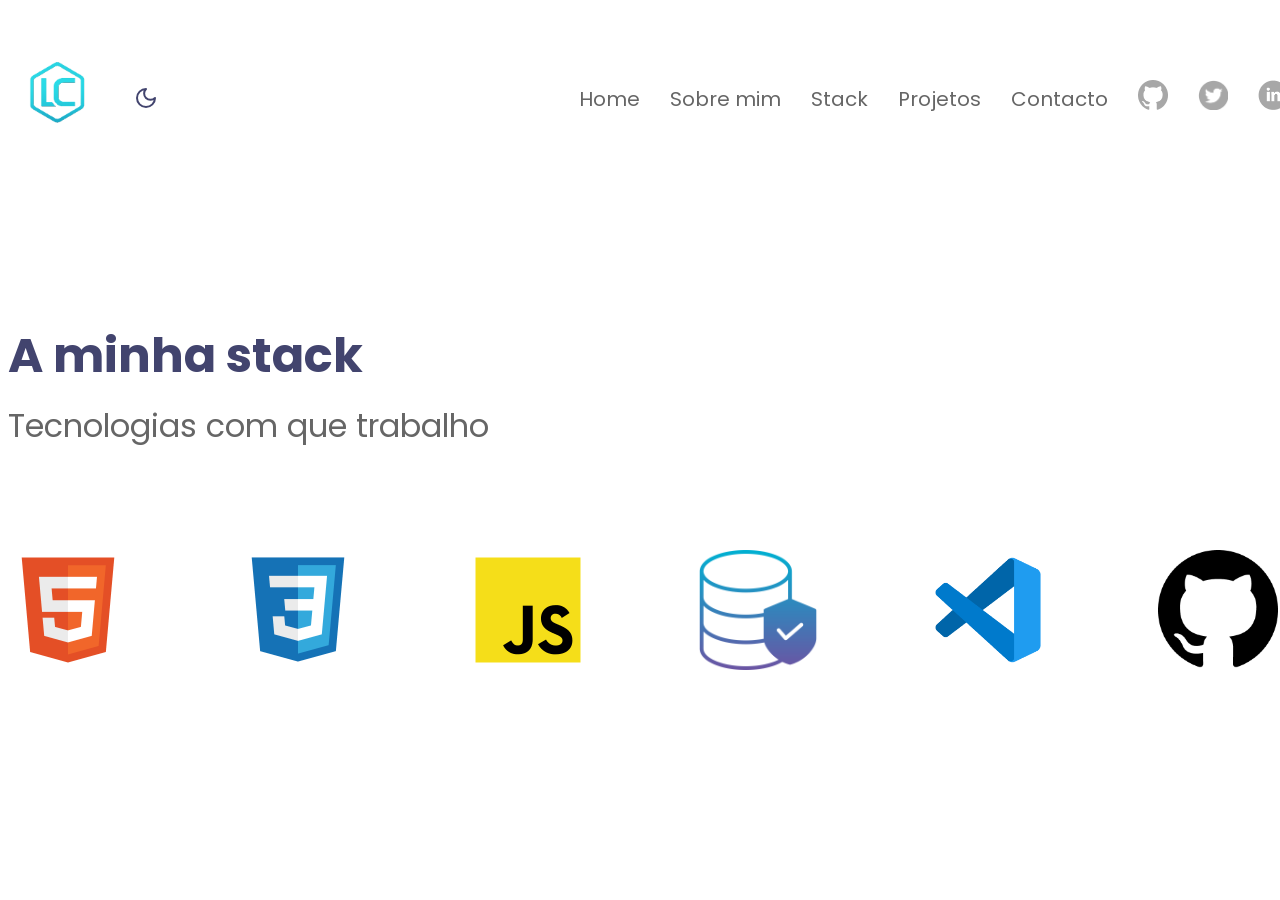
<file: stack.html>
<!doctype html>
<html lang="pt" data-theme="light">
  <head>
    <title>Stack</title>
    <link
      rel="icon"
      type="image/png"
      sizes="57x57"
      href="./assets/logos/logo31.png"
    />
    <meta charset="UTF-8" />
    <link rel="preconnect" href="https://fonts.googleapis.com" />
    <link rel="preconnect" href="https://fonts.gstatic.com" crossorigin />
    <link
      href="https://fonts.googleapis.com/css2?family=Poppins:ital,wght@0,100;0,200;0,300;0,400;0,500;0,600;0,700;0,800;0,900;1,100;1,200;1,300;1,400;1,500;1,600;1,700;1,800;1,900&display=swap"
      rel="stylesheet"
    />
    <link rel="stylesheet" href="./assets/css/main.css" />
  </head>
  <body class="stack-page">
    <div class="container">
      <header class="primaryHeader">
        <div class="columnLeft">
          <h2>
            <img src="./assets/logos/logo31.png" width="100" height="100" />
          </h2>
          <button id="toggleDarkMode" onclick="toggleDarkMode()">
            <svg
              xmlns="http://www.w3.org/2000/svg"
              width="24"
              height="24"
              viewBox="0 0 24 24"
              fill="none"
              stroke="currentColor"
              stroke-width="2"
              stroke-linecap="round"
              stroke-linejoin="round"
              class="lucide lucide-moon"
            >
              <path d="M12 3a6 6 0 0 0 9 9 9 9 0 1 1-9-9Z" />
            </svg>
          </button>
        </div>
        <div class="columnRight">
          <nav>
            <ul>
              <li>
                <a href="index.html">Home</a>
              </li>
              <li>
                <a href="about.html">Sobre mim</a>
              </li>
              <li>
                <a href="stack.html">Stack</a>
              </li>
              <li>
                <a href="projects.html">Projetos</a>
              </li>
              <li>
                <a href="contact.html">Contacto</a>
              </li>
              <li>
                <a href="https://github.com/LuisMSCosta1971" target="_blank">
                  <img
                    src="assets/images/icon-github.png"
                    alt="icon github"
                    width="30"
                    height="30"
                  />
                </a>
              </li>
              <li>
                <a href="https://x.com/costamluis" target="_blank">
                  <img
                    src="assets/images/icon-twitter.png"
                    alt="icon twitter"
                    width="30"
                    height="30"
                  />
                </a>
              </li>
              <li>
                <a
                  href="https://www.linkedin.com/in/luis-costa-192497217/"
                  target="_blank"
                >
                  <img
                    src="assets/images/icon-linkedin.png"
                    alt="icon linkedin"
                    width="30"
                    height="30"
                  />
                </a>
              </li>
            </ul>
          </nav>
        </div>
      </header>
      <main>
        <!--CONTEUDO-->
        <section class="sectionStack">
          <header>
            <h2>A minha stack</h2>
            <h3>Tecnologias com que trabalho</h3>
          </header>
          <div class="stackImagesContainer">
            <img
              src="assets/images/vscode-icons_file-type-html.png"
              alt="html"
              width="120"
            />
            <img
              src="assets/images/vscode-icons_file-type-css.png"
              alt="css"
              width="120"
            />
            <img
              src="assets/images/vscode-icons_file-type-js-official.png"
              alt="js"
              width="120"
            />
            <img src="assets/images/base-de-dados.png" alt="bd" width="120" />

            <img
              src="assets/images/vscode-icons_file-type-vscode.png"
              alt="vscode"
              width="120"
            />
            <img
              src="assets/images/akar-icons_github-fill.png"
              alt="github"
              width="120"
              class="imageDark"
            />
            <img
              src="assets/images/akar-icons_github-fill-black.png"
              alt="github-black"
              width="120"
              class="imageLight"
            />
            <!--os dois icones acima estão-se a substituir um ao outro quando muda o modo de cor-->
          </div>
        </section>
      </main>
    </div>
    <script src="assets/js/main.js"></script>
  </body>
</html>
</file>
<file: assets/css/main.css>
/*
* MAIN
* - CSS principal do projeto
*/

@import url("variables.css");

html {
  font-size: 62.5%;
  font-family: "Poppins", sans-serif;
}

body {
  background-color: var(--background);
  color: #fff;
}

/*
*
* TIPOGRAFIA
*
*/

h1,
h2 {
  font-weight: var(--fontWeightBold);
}

h1 {
  color: var(--colorH1);
  font-size: 5.8rem;
}

h2 {
  color: var(--colorH2);
  font-size: 4.8rem;
}

h3 {
  color: var(--colorH3);
  font-weight: var(--fontWeightRegular);
  font-size: 3.2rem;
}

h4 {
  color: var(--colorH4);
  font-weight: var(--fontWeightMedium);
  font-size: 2.8rem;
}

p {
  color: var(--colorP);
  font-weight: var(--fontWeightLight);
  font-size: 1.8rem;
}

small {
  color: var(--colorP);
  font-weight: var(--fontWeightLight);
  font-size: 1.4rem;
}
strong {
  color: var(--colorP);
  font-weight: var(--fontWeightRegular);
  font-size: 1.6rem;
}

/*afastar as sections em altura*/
section {
  margin: 130px 0;
}

.primaryHeader {
  display: flex;
  justify-content: space-between;
  align-items: center;
}

.primaryHeader .columnLeft {
  width: 20%;
  display: flex;
  justify-content: flex-start;
  align-items: center;
  gap: 20px;
}

.primaryHeader .columnLeft button {
  background-color: transparent;
  border: none;
  cursor: pointer;
}

.primaryHeader .columnLeft button svg {
  stroke: var(--colorText);
}

.primaryHeader .columnRight {
  width: 80%;
}

.primaryHeader .columnLeft h2 {
  font-size: 4rem;
  font-weight: var(--fontWeightBold);
}

.primaryHeader .columnRight nav ul {
  display: flex;
  justify-content: flex-end;
  align-items: center;
  gap: 30px;
}

.primaryHeader .columnRight nav ul li a {
  font-size: 2rem;
  color: var(--colorPrimaryMenu);
  text-decoration: none;
}

.primaryHeader .columnRight nav ul {
  list-style: none;
}

.container {
  width: 1280px;
  margin: 0 auto;
}

/*
*
*SECTION BANNER
*
*/

.sectionBanner {
  margin: 10px;
}

.sectionBanner .avatar {
  overflow: auto;
  display: flex;
  justify-self: center;
  align-items: center;
  max-width: 250px;
  height: 250px;
  border-radius: 50%;
  box-shadow: rgba(0, 0, 0, 0.6) 0px 5px 24px;
  width: 100%;
    background-color: var(--backgroundProjectBox);

}

.sectionBanner h2 {
  margin-top: 10px;
  text-align: center;
}
.sectionBanner h3 {
  text-align: center;
}

.cvp {
  margin-top: 60px;
  text-align: center;
}

.btnPrimary {
  display: inline-block;
  border: 2px solid var(--colorH2);
  padding: 12px 32px;
  border-radius: 1rem;
  text-decoration: none;
  margin: 12px 0 0 0;
}

/* 
*
SECTION STACK 
* 
*/

.sectionStack header {
  text-align: center;
}

.sectionStack header h2 {
  margin-bottom: 10px;
}

.sectionStack header h3 {
  margin-top: 0;
}

.sectionStack .stackImagesContainer {
  display: grid;
  grid-template-columns: repeat(auto-fit, minmax(120px, 1fr));
  justify-content: flex-start;
  align-items: flex-start;
  flex-wrap: wrap; /*para forçar a quebra de linha*/
  column-gap: 100px; /*afastamento lateral entre os icons*/
  row-gap: 50px; /*afastamento em altura dos icones*/
  margin-top: 100px; /* afasta os icones da frase tecnologias. baixa os icones*/
  margin: 100px auto 0 auto; /*margin top, left, bottom, right */
}

/*<!--os 3 modos abaixo servem para os icones serem substituidos um ao outro quando muda o modo de cor da pagina-->*/
.imageLight,
.imageDark {
  display: none;
}

html[data-theme="light"] .imageLight {
  display: inline-block !important;
}

html[data-theme="dark"] .imageDark {
  display: inline-block !important;
}

/*
*
*SECTION PROJETOS
*
*/
.sectionProjects header {
  text-align: center;
}

.sectionProjects header h2 {
  margin-bottom: 10px;
}

.sectionProjects header h3 {
  margin-top: 0;
}

.sectionProjects .projectsContainer {
  max-width: 1280px;
  display: grid;
  grid-template-columns: repeat(auto-fit, minmax(280px, 1fr));
  column-gap: 77px; /*afastamento lateral entre os icons*/
  justify-content: center;
  align-items: center;
  flex-wrap: wrap; /*para forçar a quebra de linha*/
  row-gap: 70px; /*afastamento em altura dos icones*/
  margin-top: 100px;
}
.sectionProjects .projectsContainer .projectBox {
  max-width: 375px;
  width: 100%;
  border-radius: 20px;
  overflow: hidden; /*isto permite o border passar para a frente da imagem*/
  box-shadow: rgba(000, 000, 000, 0.2) 0px 8px 24px; /*adquirido no getcssscan.com */
  background-color: var(--backgroundProjectBox);
}
.sectionProjects .projectsContainer .projectBox .projectContent {
  padding: 30px;
}

.projectContent h4 {
  margin: 0;
  line-height: 2.8rem;
}

.projectActions {
  display: flex;
  justify-content: space-between;
  align-items: center;
  width: 100%;
  margin-top: 20px;
  background-color: var();
}

.projectActions .linkWithIcon {
  display: flex;
  align-items: center;
  gap: 10px;
}

.projectActions .linkWithIcon a {
  color: var(--colorAnchor);
  text-decoration: underline;
  font-size: 1.6rem;
  font-weight: var(--fontWeightRegular);
}

/*abaixo podemos verificar que os dois svg usam caracteristicas diferentes para preenchimento de cor. um usa stroke e outro usa fill */
.projectActions .linkWithIcon:first-child svg path {
  stroke: var(--colorAnchor);
}
.projectActions .linkWithIcon:last-child svg path {
  /*neste caso só temos mais um elemento. se tivessemos mais elementos a seguir poderiamos usar .projectActions .linkWithIcon + .linkWWithIcon svg path para selecionar apenas o segundo elemento */
  fill: var(--colorAnchor);
}

/*
*
*MAIN-FOOTER
*
*/

.footerWrapper .mainFooter {
  display: flex;
  justify-content: space-between;
  align-items: center;
  /* flex-wrap: wrap; no mobile, se quisermos que a coluna da dta passe para cima em vez de vir para baixo, devemos escolher wrap-reverse*/
  border-bottom: 2px solid var(--grey03); /*traço abaixo do logo*/
  height: 100px;
}

.footerWrapper .mainFooter .mainFooterColumn {
  display: flex;
  align-items: center;
}

.footerWrapper .mainFooter .mainFooterColumn.left {
  justify-content: flex-start;
}

.footerWrapper .mainFooter .mainFooterColumn.right {
  justify-content: flex-end;
}

.mainFooterColumn.right ul {
  list-style: none;
  display: flex;
  justify-content: center;
  align-items: center;
  gap: 20px;
}
.mainFooterColumn.right a {
  color: var(--colorP);
  font-weight: var(--fontWeightLight);
  font-size: 1.8rem;
  text-decoration: none;
}

/*
*
*MINI-FOOTER
*
*/

.miniFooter {
  padding: 60px 0;
}

.miniFooter .columnRight {
  width: 80%;
}

.miniFooter nav ul {
  display: flex;
  justify-content: flex-start;
  align-items: center;
  gap: 30px;
  padding-left: 0;
  margin-top: 0; /*isto elimina a margem de classe anterior*/
}

.miniFooter nav ul li a {
  font-size: 2rem;
  color: var(--colorPrimaryMenu);
  text-decoration: none;
}

.miniFooter nav ul {
  list-style: none;
}

/*
* PAGES
*/

.about-page section {
  width: 100%;
  max-width: 700px;
  margin: 30px 0;
}

.about-page section header h2 {
  margin-bottom: 10px;
}

.about-page section.sectionAbout h1 {
  font-size: 4.2rem;
  font-weight: var(--fontWeightBold);
}

/*
expList
expListItem
expFirstLine
expSecondColumn
*/

.about-page .expList {
  color: var(--colorP);
  list-style: none;
  padding-left: 0;
  margin: 0;
}

.about-page .expList .expListItem {
  padding-bottom: 20px;
  border-bottom: 2px solid var(--colorBorder);
}

.about-page .expList .expFirstLine {
  display: flex;
  justify-content: space-between;
  align-items: center;
}

.about-page .expList .expFirstLine h3 {
  font-size: 2rem;
  font-weight: var(--fontWeightRegular);
}

.about-page .expBadge {
  background-color: var(--green02);
  color: var(--green01);
  padding: 7px 15px;
  border-radius: 100px;
  cursor: default;
  font-size: 0.9rem;
  font-weight: var(--fontWeightMedium);
}

.about-page .expList .expSecondLine > div {
  display: flex;
  align-items: center;
  gap: 5px;
}

.about-page .expList .expSecondLine {
  display: flex;
  justify-content: space-between;
  align-items: center;
  font-size: 1.2rem;
  font-weight: var(--fontWeightMedium);
  color: var(--colorP);
}

.stack-page .sectionStack header {
  text-align: left;
}

.projects-page .sectionProjects header {
  text-align: left;
}

.contact-page .sectionContact {
  margin: 200px 0;
  text-align: center;
}

.contact-page .sectionContact h1 {
  margin-bottom: 0;
}

.contact-page .sectionContact .contentEmail {
  background: var(--primaryGradient);
  background-clip: text;
  -webkit-text-fill-color: transparent;
  font-size: 5.8rem;
  font-weight: var(--fontWeightBold);
}
</file>
<file: assets/css/curriculo.css>
@import url("variables.css");

html {
  font-size: 62.5%;
  font-family: "Poppins", sans-serif;
}

body {
  background-color: var(--background);
  color: #fff;
}

/*
*
* TIPOGRAFIA
*
*/

h1,
h2 {
  font-weight: var(--fontWeightBold);
}

h1 {
  color: var(--colorH1);
  font-size: 5.8rem;
}

h2 {
  color: var(--colorH2);
  font-size: 4.8rem;
}

h3 {
  color: var(--colorH3);
  font-weight: var(--fontWeightRegular);
  font-size: 3.2rem;
}

h4 {
  color: var(--colorH4);
  font-weight: var(--fontWeightMedium);
  font-size: 2.8rem;
}

p {
  color: var(--colorP);
  font-weight: var(--fontWeightLight);
  font-size: 1.8rem;
}

small {
  color: var(--colorP);
  font-weight: var(--fontWeightLight);
  font-size: 1.4rem;
}
strong {
  color: var(--colorP);
  font-weight: var(--fontWeightRegular);
  font-size: 1.6rem;
}

/*afastar as sections em altura*/
section {
  margin: 130px 0;
}
</file>
